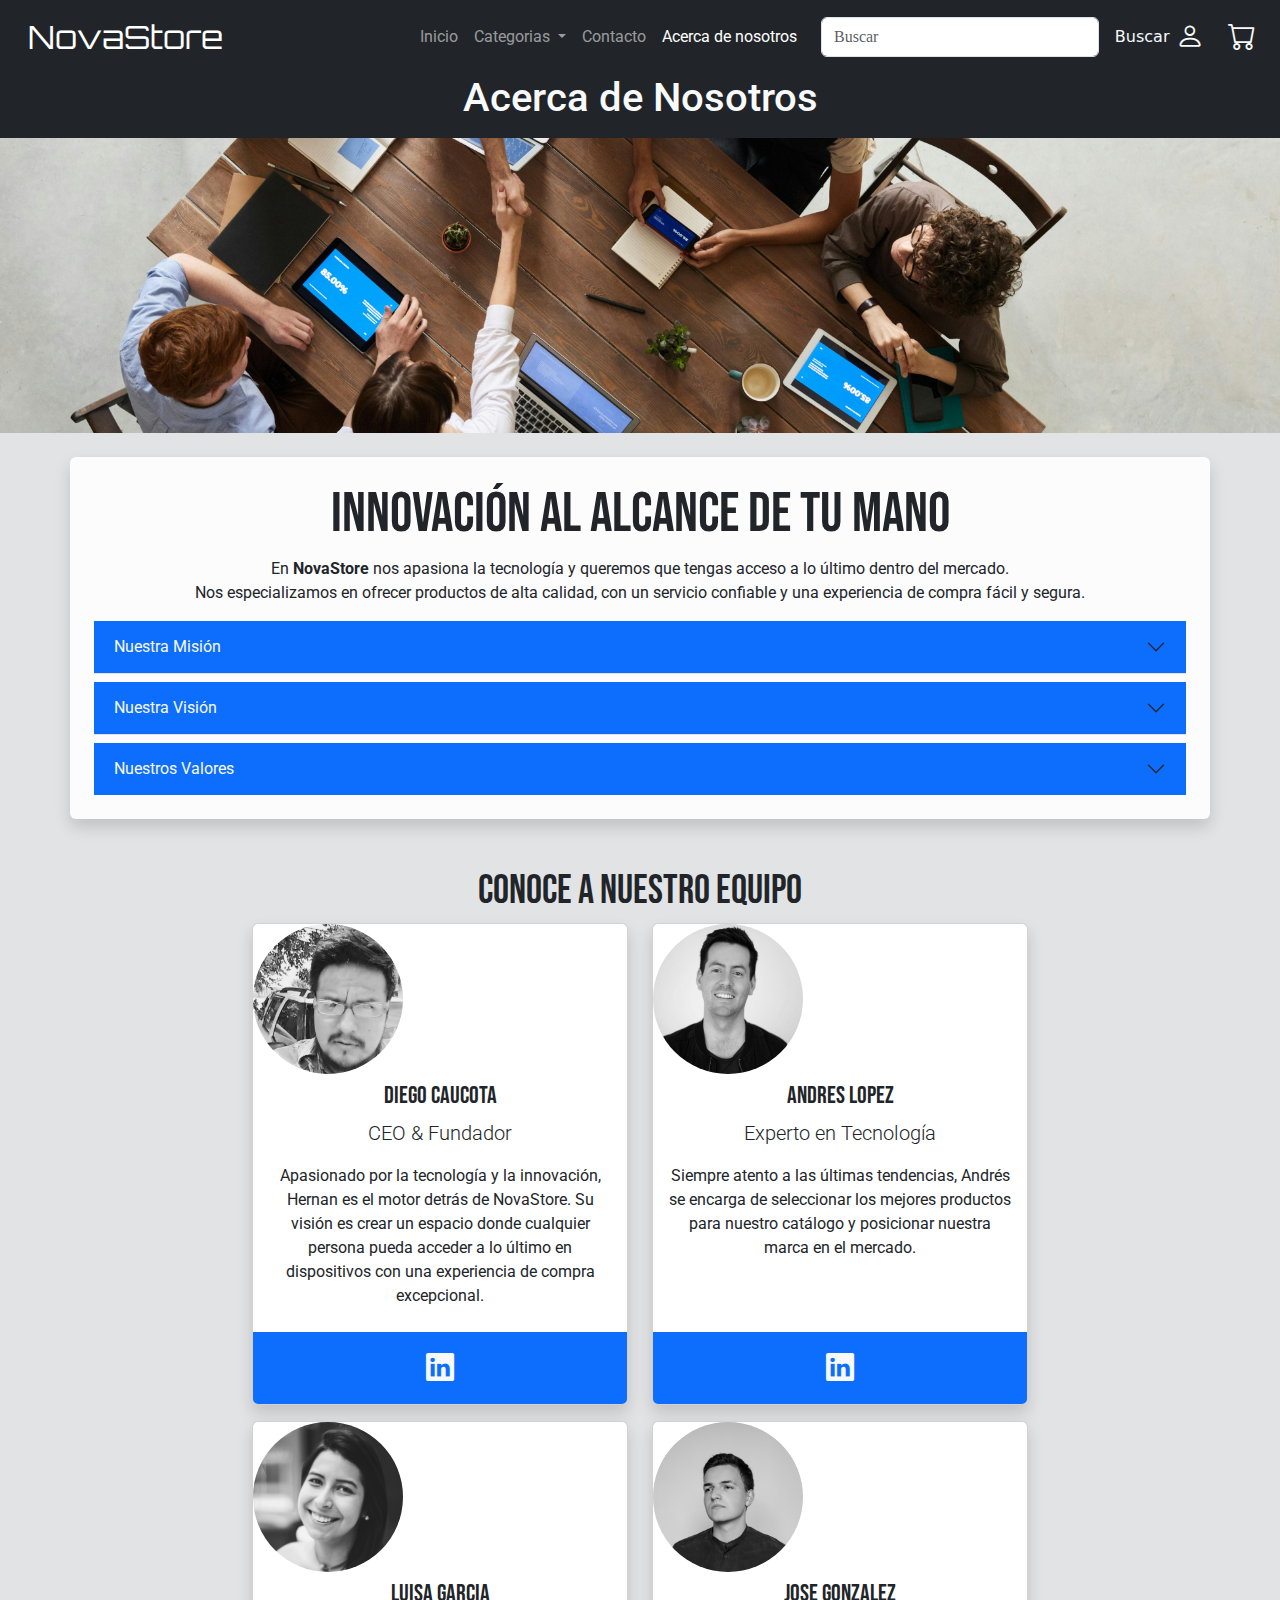
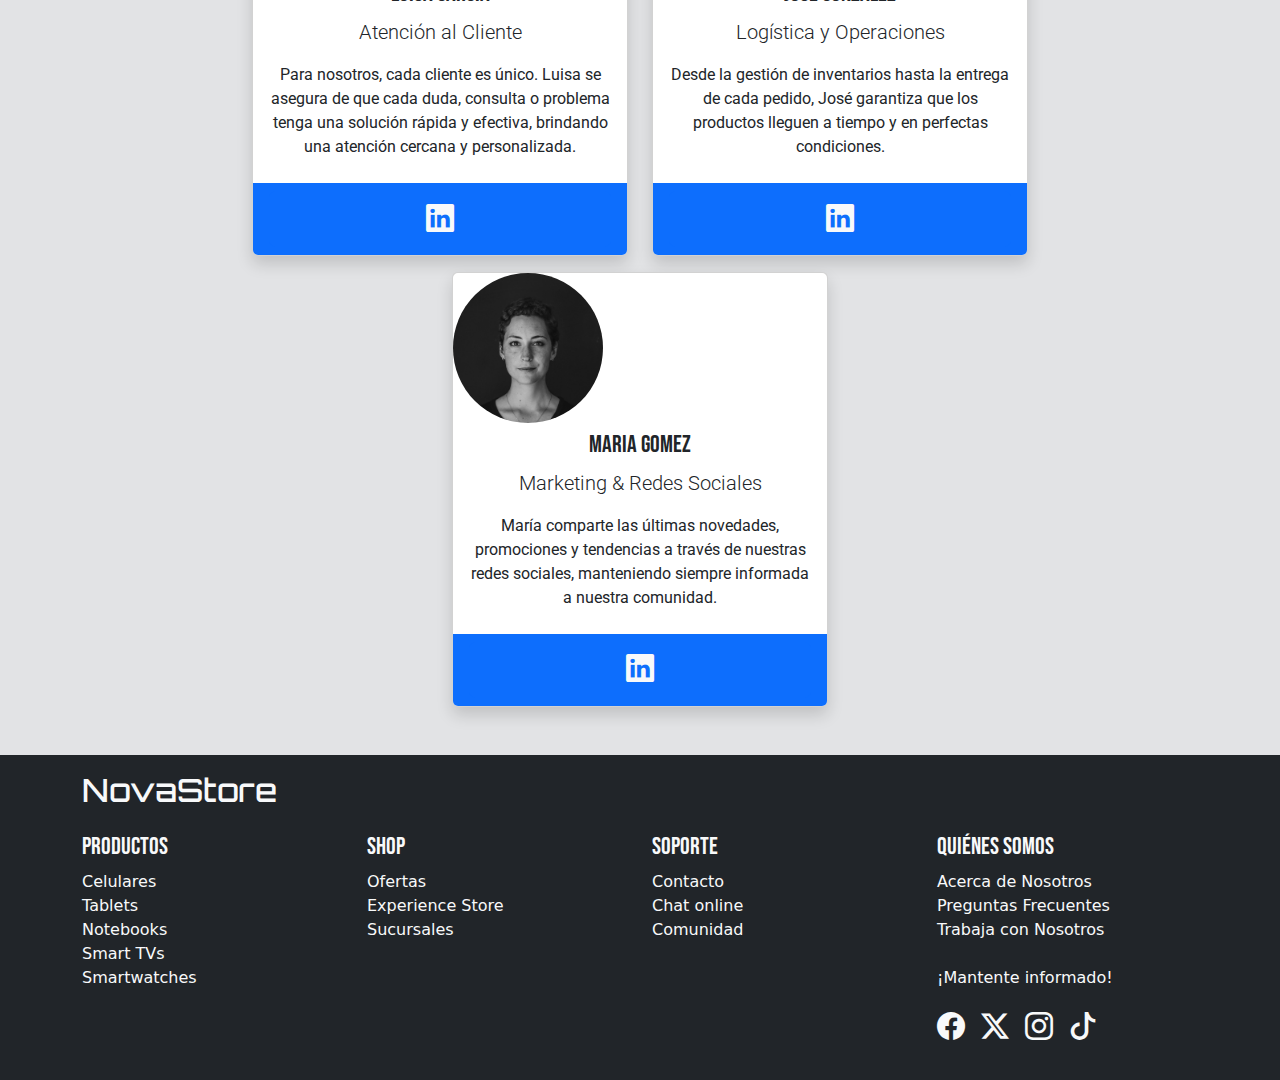
<file: pages/acercaDeNosotros.html>
<!DOCTYPE html>
<html lang="es">

<head>
  <meta charset="UTF-8" />
  <meta name="viewport" content="width=device-width, initial-scale=1.0" />
  <meta name="description" content="Proyecto fin de modulo 1" />
  <meta name="author" content="Caucota Diego" />
  <meta name="keywords" content="Smartphone, tablets, notebooks, tecnología, tienda online, venta de tecnología" />
  <link href="https://cdn.jsdelivr.net/npm/bootstrap@5.3.3/dist/css/bootstrap.min.css" rel="stylesheet"
    integrity="sha384-QWTKZyjpPEjISv5WaRU9OFeRpok6YctnYmDr5pNlyT2bRjXh0JMhjY6hW+ALEwIH" crossorigin="anonymous" />
  <link rel="stylesheet" href="https://cdn.jsdelivr.net/npm/bootstrap-icons@1.11.3/font/bootstrap-icons.min.css" />
  <link rel="stylesheet" href="../css/styles.css" />
  <title>Acerca de Nosotros</title>
</head>

<body>
  <header>
    <nav class="navbar navbar-expand-lg navbar-dark bg-dark">
      <div class="container-fluid">
        <a class="navbar-brand fs-2 ms-3 orbitron" href="../index.html">NovaStore</a>
        <button class="navbar-toggler" type="button" data-bs-toggle="collapse" data-bs-target="#navbarSupportedContent"
          aria-controls="navbarSupportedContent" aria-expanded="false" aria-label="Toggle navigation">
          <span class="navbar-toggler-icon"></span>
        </button>
        <div class="collapse navbar-collapse" id="navbarSupportedContent">
          <ul class="navbar-nav ms-auto mb-2 mb-lg-0 roboto">
            <li class="nav-item">
              <a class="nav-link" aria-current="page" href="../index.html">Inicio</a>
            </li>

            <li class="nav-item dropdown">
              <a class="nav-link dropdown-toggle navbarPersonalizado" href="#" id="navbarDropdown" role="button"
                data-bs-toggle="dropdown" aria-expanded="false">
                Categorias
              </a>
              <ul class="dropdown-menu bg-dark" aria-labelledby="navbarDropdown">
                <li>
                  <a class="dropdown-item text-light navbarPersonalizado" href="./error404.html">Tablets</a>
                </li>
                <li>
                  <a class="dropdown-item text-light navbarPersonalizado"
                    href="./pagCategoriaNotebooks.html">Notebooks</a>
                </li>
                <li>
                  <a class="dropdown-item text-light navbarPersonalizado"
                    href="./categoriaCelulares.html">Smartphones</a>
                </li>
                <li>
                  <a class="dropdown-item text-light navbarPersonalizado" href="./error404.html">Smart TVs</a>
                </li>
                <li>
                  <a class="dropdown-item text-light navbarPersonalizado" href="./error404.html">Smartwatches
                  </a>
                </li>
              </ul>
            </li>

            <li class="nav-item">
              <a class="nav-link" href="./contacto.html">Contacto</a>
            </li>

            <li class="nav-item">
              <a class="nav-link pe-4 active" href="./acercaDeNosotros.html">Acerca de nosotros</a>
            </li>
          </ul>
          <form class="d-flex col-12 col-md-4">
            <input class="form-control me-2" maxlength="15" type="search" placeholder="Buscar" aria-label="Search" />
            <button class="btn btn-outline-light col-6 col-md-2 border-0 p-2" type="submit">
              Buscar
            </button>
          </form>
          <!-- Button trigger modal -->
          <button type="button" class="btn btn-outline-light border-0 fs-3" data-bs-toggle="modal"
            data-bs-target="#BotonIngresar">
            <i class="bi bi-person"></i>
          </button>
          <a href="./carritoCompras.html"><i class="btn btn-outline-light bi bi-cart border-0 fs-3"></i>
          </a>
        </div>
      </div>
    </nav>
  </header>
  <main class="bg-secondary-subtle">
    <section class="bg-dark text-light pb-2">
      <h1 class="text-center marca">Acerca de Nosotros</h1>
    </section>
    <section>
      <img src="../img/bannerAcercaNosotros.png" alt="Equipo de trabajo" class="img-fluid" />
      <article class="container mb-3 bg-light-subtle p-4 shadow rounded mt-md-4">
        <h5 class="display-4 text-center bebasneue">
          Innovación al alcance de tu mano
        </h5>
        <p class="text-center roboto">
          En <b>NovaStore</b> nos apasiona la tecnología y queremos que tengas
          acceso a lo último dentro del mercado.<br />Nos especializamos en
          ofrecer productos de alta calidad, con un servicio confiable y una
          experiencia de compra fácil y segura.
        </p>

        <div>
          <article class="accordion accordion-flush" id="accordionFlush">
            <div class="accordion-item mb-2">
              <h2 class="accordion-header">
                <button class="accordion-button collapsed bg-primary text-light" type="button" data-bs-toggle="collapse"
                  data-bs-target="#flush-collapseOne" aria-expanded="false" aria-controls="flush-collapseOne">
                  Nuestra Misión
                </button>
              </h2>
              <div id="flush-collapseOne" class="accordion-collapse collapse" data-bs-parent="#accordionFlush">
                <div class="accordion-body roboto row justify-content-center">
                  <figure class="text-center">
                    <blockquote class="blockquote">
                      <p class="lead">
                        Queremos que cada persona encuentre en la tecnología
                        un aliado para crecer y conectar con el mundo.
                      </p>
                    </blockquote>
                    <figcaption class="blockquote-footer">
                      Diego Caucota
                      <cite title="Source Title">CEO & Fundador de NovaStore</cite>
                    </figcaption>
                  </figure>
                  <p>
                    Nos motiva acercar tecnología que faciliten la
                    comunicación, el trabajo, el aprendizaje y el
                    entretenimiento, siempre con un enfoque en la calidad y la
                    confianza del usuario.
                  </p>
                  <img src="../img/misionImg.jpg" alt="Smart TV en la montaña" class="img-fluid" />
                </div>
              </div>
            </div>
            <div class="accordion-item mb-2">
              <h2 class="accordion-header">
                <button class="accordion-button collapsed bg-primary text-light" type="button" data-bs-toggle="collapse"
                  data-bs-target="#flush-collapseTwo" aria-expanded="false" aria-controls="flush-collapseTwo">
                  Nuestra Visión
                </button>
              </h2>
              <div id="flush-collapseTwo" class="accordion-collapse collapse" data-bs-parent="#accordionFlush">
                <div class="accordion-body roboto row justify-content-center">
                  <figure class="text-center">
                    <blockquote class="blockquote">
                      <p class="lead">
                        Queremos ser la tienda de referencia para quienes
                        buscan tecnología de calidad.
                      </p>
                    </blockquote>
                    <figcaption class="blockquote-footer">
                      Diego Caucota
                      <cite title="Source Title">CEO & Fundador de NovaStore</cite>
                    </figcaption>
                  </figure>
                  <p>
                    Aspiramos a brindar siempre lo último en innovación, un
                    servicio que haga la diferencia, crear una experiencia de
                    compra confiable, cercana y orientada a las necesidades de
                    cada persona y conectar a nuestros clientes con el futuro
                    de la tecnología.
                  </p>
                  <img src="../img/visionImg.jpg" alt="Smartphone en la montaña" class="img-fluid" />
                </div>
              </div>
            </div>
            <div class="accordion-item">
              <h2 class="accordion-header">
                <button class="accordion-button collapsed bg-primary text-light" type="button" data-bs-toggle="collapse"
                  data-bs-target="#flush-collapseThree" aria-expanded="false" aria-controls="flush-collapseThree">
                  Nuestros Valores
                </button>
              </h2>
              <div id="flush-collapseThree" class="accordion-collapse collapse" data-bs-parent="#accordionFlush">
                <div class="accordion-body row justify-content-center">
                  <ul>
                    <li>
                      <b class="lead">Innovación</b>: Nos mantenemos siempre a
                      la vanguardia, buscando las últimas tendencias para
                      ofrecerte lo mejor en tecnología.
                    </li>
                    <li>
                      <b class="lead">Compromiso</b>: Nos esforzamos por
                      brindar un servicio transparente, confiable y enfocado
                      en la satisfacción de nuestros clientes.
                    </li>
                    <li>
                      <b class="lead">Confianza</b>: Creemos en la honestidad
                      y la cercanía, asegurándonos de que cada compra sea
                      segura y sin complicaciones.
                    </li>
                    <li>
                      <b class="lead">Calidad</b>: Solo trabajamos con
                      productos de alto rendimiento y marcas reconocidas,
                      garantizando tecnología duradera y eficiente.
                    </li>
                    <li>
                      <b class="lead">Pasión por la tecnología</b>: Amamos lo
                      que hacemos y queremos compartir nuestra pasión con cada
                      persona que confía en nosotros.
                    </li>
                  </ul>
                  <p class="lead text-center">
                    Estos valores son la base de todo lo que hacemos, porque
                    en <b>NovaStore</b> no solo vendemos productos, creamos
                    experiencias.
                  </p>
                  <img src="../img/valuesImg.jpg" alt="Escritorio con smartphone, tablet y notebook"
                    class="img-fluid" />
                </div>
              </div>
            </div>
          </article>
        </div>
      </article>
    </section>
    <!-- Section Team -->
    <section class="container my-5">
      <h2 class="bebasneue display-6 text-center">Conoce a nuestro equipo</h2>
      <div class="row justify-content-center row-gap-3">
        <article class="col-12 col-md-6 col-lg-3 equipoCard">
          <div class="card shadow h-100">
            <img src="../img/perfiles/yo.png" class="object-fit-cover equipoFoto col-6 rounded-circle"
              alt="Diego Caucota, CEO & Fundador" />
            <div class="card-main bg-white text-dark h-100 my-2">
              <h5 class="card-title bebasneue text-center fs-4">
                Diego Caucota
              </h5>
              <p class="text-center lead card-text">CEO & Fundador</p>
              <p class="roboto mx-3 text-center">
                Apasionado por la tecnología y la innovación, Hernan es el
                motor detrás de NovaStore. Su visión es crear un espacio donde
                cualquier persona pueda acceder a lo último en dispositivos
                con una experiencia de compra excepcional.
              </p>
            </div>
            <div class="card-footer text-center bg-primary">
              <a href="../pages/error404.html"
                class="text-decoration-none btn btn-primary text-light w-100"><i class="bi bi-linkedin fs-3"></i></a>
            </div>
          </div>
        </article>
        <article class="col-12 col-md-6 col-lg-4 equipoCard">
          <div class="card shadow h-100">
            <img src="../img/perfiles/andreslopez.jpg" class="object-fit-cover equipoFoto col-6 rounded-circle"
               alt="Andres Lopez, Experto en Tecnología" />
            <div class="card-main bg-white text-dark h-100 my-2">
              <h5 class="card-title bebasneue text-center fs-4">
                Andres Lopez
              </h5>
              <p class="text-center lead card-text">Experto en Tecnología</p>
              <p class="roboto mx-3 text-center">
                Siempre atento a las últimas tendencias, Andrés se encarga
                de seleccionar los mejores productos para nuestro catálogo y
                posicionar nuestra marca en el mercado.
              </p>
            </div>
            <div class="card-footer text-center bg-primary">
              <a href="../pages/error404.html" class="text-decoration-none btn btn-primary text-light w-100"><i
                  class="bi bi-linkedin fs-3"></i></a>
            </div>
          </div>
        </article>
        <article class="col-12 col-md-6 col-lg-3 equipoCard">
          <div class="card shadow h-100">
            <img src="../img/perfiles/luisagarcia.jpg" class="object-fit-cover equipoFoto col-6 rounded-circle"
              alt="Luisa Garcia, Atención al Cliente" />
            <div class="card-main bg-white text-dark h-100 my-2">
              <h5 class="card-title bebasneue text-center fs-4">
                Luisa Garcia
              </h5>
              <p class="text-center lead card-text">Atención al Cliente</p>
              <p class="roboto mx-3 text-center">
                Para nosotros, cada cliente es único. Luisa se asegura de
                que cada duda, consulta o problema tenga una solución rápida y
                efectiva, brindando una atención cercana y personalizada.
              </p>
            </div>
            <div class="card-footer text-center bg-primary">
              <a href="../pages/error404.html"
                class="text-decoration-none btn btn-primary text-light w-100"><i class="bi bi-linkedin fs-3"></i></a>
            </div>
          </div>
        </article>
        <article class="col-12 col-md-6 col-lg-3 equipoCard">
          <div class="card shadow h-100">
            <img src="../img/perfiles/josegonzalez.jpg" class="object-fit-cover equipoFoto col-6 rounded-circle"
              alt="Jose Gonzalez, Logística y Operaciones" />
            <div class="card-main bg-white text-dark h-100 my-2">
              <h5 class="card-title bebasneue text-center fs-4">
                Jose Gonzalez
              </h5>
              <p class="text-center lead card-text">
                Logística y Operaciones
              </p>
              <p class="roboto mx-3 text-center">
                Desde la gestión de inventarios hasta la entrega de cada
                pedido, José garantiza que los productos lleguen a tiempo
                y en perfectas condiciones.
              </p>
            </div>
            <div class="card-footer text-center bg-primary">
              <a href="../pages/error404.html" class="text-decoration-none btn btn-primary text-light w-100"><i
                  class="bi bi-linkedin fs-3"></i></a>
            </div>
          </div>
        </article>
        <article class="col-12 col-md-6 col-lg-3 equipoCard">
          <div class="card shadow h-100">
            <img src="../img/perfiles/mariagomez.jpg" class="object-fit-cover equipoFoto col-6 rounded-circle"
              alt="Maria Gomez, Marketing & Redes Sociales" />
            <div class="card-main bg-white text-dark h-100 my-2">
              <h5 class="card-title bebasneue text-center fs-4">
                Maria Gomez
              </h5>
              <p class="text-center lead card-text">
                Marketing & Redes Sociales
              </p>
              <p class="roboto mx-3 text-center">
                María comparte las últimas novedades, promociones y
                tendencias a través de nuestras redes sociales, manteniendo
                siempre informada a nuestra comunidad.
              </p>
            </div>
            <div class="card-footer text-center bg-primary">
              <a href="../pages/error404.html"
                class="text-decoration-none btn btn-primary text-light w-100"><i class="bi bi-linkedin fs-3"></i></a>
            </div>
          </div>
        </article>
      </div>
    </section>
  </main>
  <!-- Modal -->
  <div class="modal fade" id="BotonIngresar" tabindex="-1" aria-labelledby="BotonIngresar" aria-hidden="true">
    <div class="modal-dialog">
      <div class="modal-content">
        <div class="modal-header">
          <h3 class="modal-title" id="#BotonIngresar">Ingresa tu cuenta</h3>
          <button type="button" class="btn-close" data-bs-dismiss="modal" aria-label="Close"></button>
        </div>
        <div class="modal-body row">
          <!-- modal body -->
          <div class="col-6">
            <img src="../img/loginImgModal.jpg" alt="NovaStore" class="img-fluid rounded" />
          </div>
          <form class="col-6">
            <div class="mb-3">
              <label for="email" class="form-label">Email</label>
              <input type="email" class="form-control" id="email" required maxlength="30" />
            </div>
            <div class="mb-3">
              <label for="password" class="form-label">Contraseña</label>
              <input type="password" class="form-control" id="password" required maxlength="30" />
            </div>
            <div class="row justify-content-center">
              <a class="link-dark link-underline-opacity-0 text-center col-12" href="./error404.html"
                target="_blank">¿Has olvidado tu contraseña?</a>
              <a href="./error404.html" class="btn btn-primary text-light mt-3">
                <i class="bi bi-facebook me-1"></i>Iniciar sesión con Facebook
              </a>
            </div>
            <div class="modal-footer mt-4 row">
              <button type="submit" class="btn btn-primary col-12">
                Ingresar
              </button>
              <a class="link-light link-underline-opacity-0 btn btn-success" href="./crearCuenta.html"
                target="_blank">Crear cuenta</a>
            </div>
          </form>
        </div>
      </div>
    </div>
  </div>
  <footer class="bg-dark py-3">
    <div class="container">
      <a href="../index.html" class="text-decoration-none">
        <h2 class="text-center text-lg-start text-light mb-4 orbitron">
          NovaStore
        </h2>
      </a>
      <div class="row text-center text-lg-start">
        <div class="col-12 col-lg-3 col-md-6">
          <h4 class="text-light bebasneue mb-2">Productos</h4>
          <ul class="list-unstyled">
            <li>
              <a href="./categoriaCelulares.html" class="link-light link-underline-opacity-0">Celulares</a>
            </li>
            <li>
              <a href="./error404.html" class="link-light link-underline-opacity-0">Tablets</a>
            </li>
            <li>
              <a href="./pagCategoriaNotebooks.html" class="link-light link-underline-opacity-0">Notebooks</a>
            </li>
            <li>
              <a href="./error404.html" class="link-light link-underline-opacity-0">Smart TVs</a>
            </li>
            <li>
              <a href="./error404.html" class="link-light link-underline-opacity-0">Smartwatches</a>
            </li>
          </ul>
        </div>
        <div class="col-12 col-lg-3 col-md-6">
          <h4 class="text-light bebasneue">Shop</h4>
          <ul class="list-unstyled">
            <li>
              <a href="./error404.html" class="link-light link-underline-opacity-0">Ofertas</a>
            </li>
            <li>
              <a href="./error404.html" class="link-light link-underline-opacity-0">Experience Store</a>
            </li>
            <li>
              <a href="./error404.html" class="link-light link-underline-opacity-0">Sucursales</a>
            </li>
          </ul>
        </div>
        <div class="col-12 col-lg-3 col-md-6">
          <h4 class="text-light bebasneue">Soporte</h4>
          <ul class="list-unstyled">
            <li>
              <a href="./contacto.html" class="link-light link-underline-opacity-0">Contacto</a>
            </li>
            <li>
              <a href="./error404.html" class="link-light link-underline-opacity-0">Chat online</a>
            </li>
            <li>
              <a href="./error404.html" class="link-light link-underline-opacity-0">Comunidad</a>
            </li>
          </ul>
        </div>
        <div class="col-12 col-lg-3 col-md-6">
          <h4 class="text-light bebasneue">Quiénes Somos</h4>
          <ul class="list-unstyled">
            <li>
              <a href="./acercaDeNosotros.html" class="link-light link-underline-opacity-0">Acerca de Nosotros</a>
            </li>
            <li>
              <a href="./error404.html" class="link-light link-underline-opacity-0">Preguntas Frecuentes</a>
            </li>
            <li>
              <a href="./error404.html" class="link-light link-underline-opacity-0">Trabaja con Nosotros</a>
            </li>
            <br />
            <li>
              <p class="text-light">¡Mantente informado!</p>
            </li>
            <div class="d-flex justify-content-center justify-content-lg-start gap-3">
              <li>
                <a href="./error404.html" class="link-light link-underline-opacity-0"><i
                    class="text-light bi bi-facebook fs-3"></i></a>
              </li>
              <li>
                <a href="./error404.html" class="link-light link-underline-opacity-0"><i
                    class="text-light bi bi-twitter-x fs-3"></i></a>
              </li>
              <li>
                <a href="./error404.html" class="link-light link-underline-opacity-0"><i
                    class="text-light bi bi-instagram fs-3"></i></a>
              </li>
              <li>
                <a href="./error404.html" class="link-light link-underline-opacity-0"><i
                    class="text-light bi bi-tiktok fs-3"></i></a>
              </li>
            </div>
          </ul>
        </div>
      </div>
    </div>
  </footer>
  <script src="https://cdn.jsdelivr.net/npm/bootstrap@5.3.3/dist/js/bootstrap.bundle.min.js"
    integrity="sha384-YvpcrYf0tY3lHB60NNkmXc5s9fDVZLESaAA55NDzOxhy9GkcIdslK1eN7N6jIeHz"
    crossorigin="anonymous"></script>
</body>

</html>
</file>
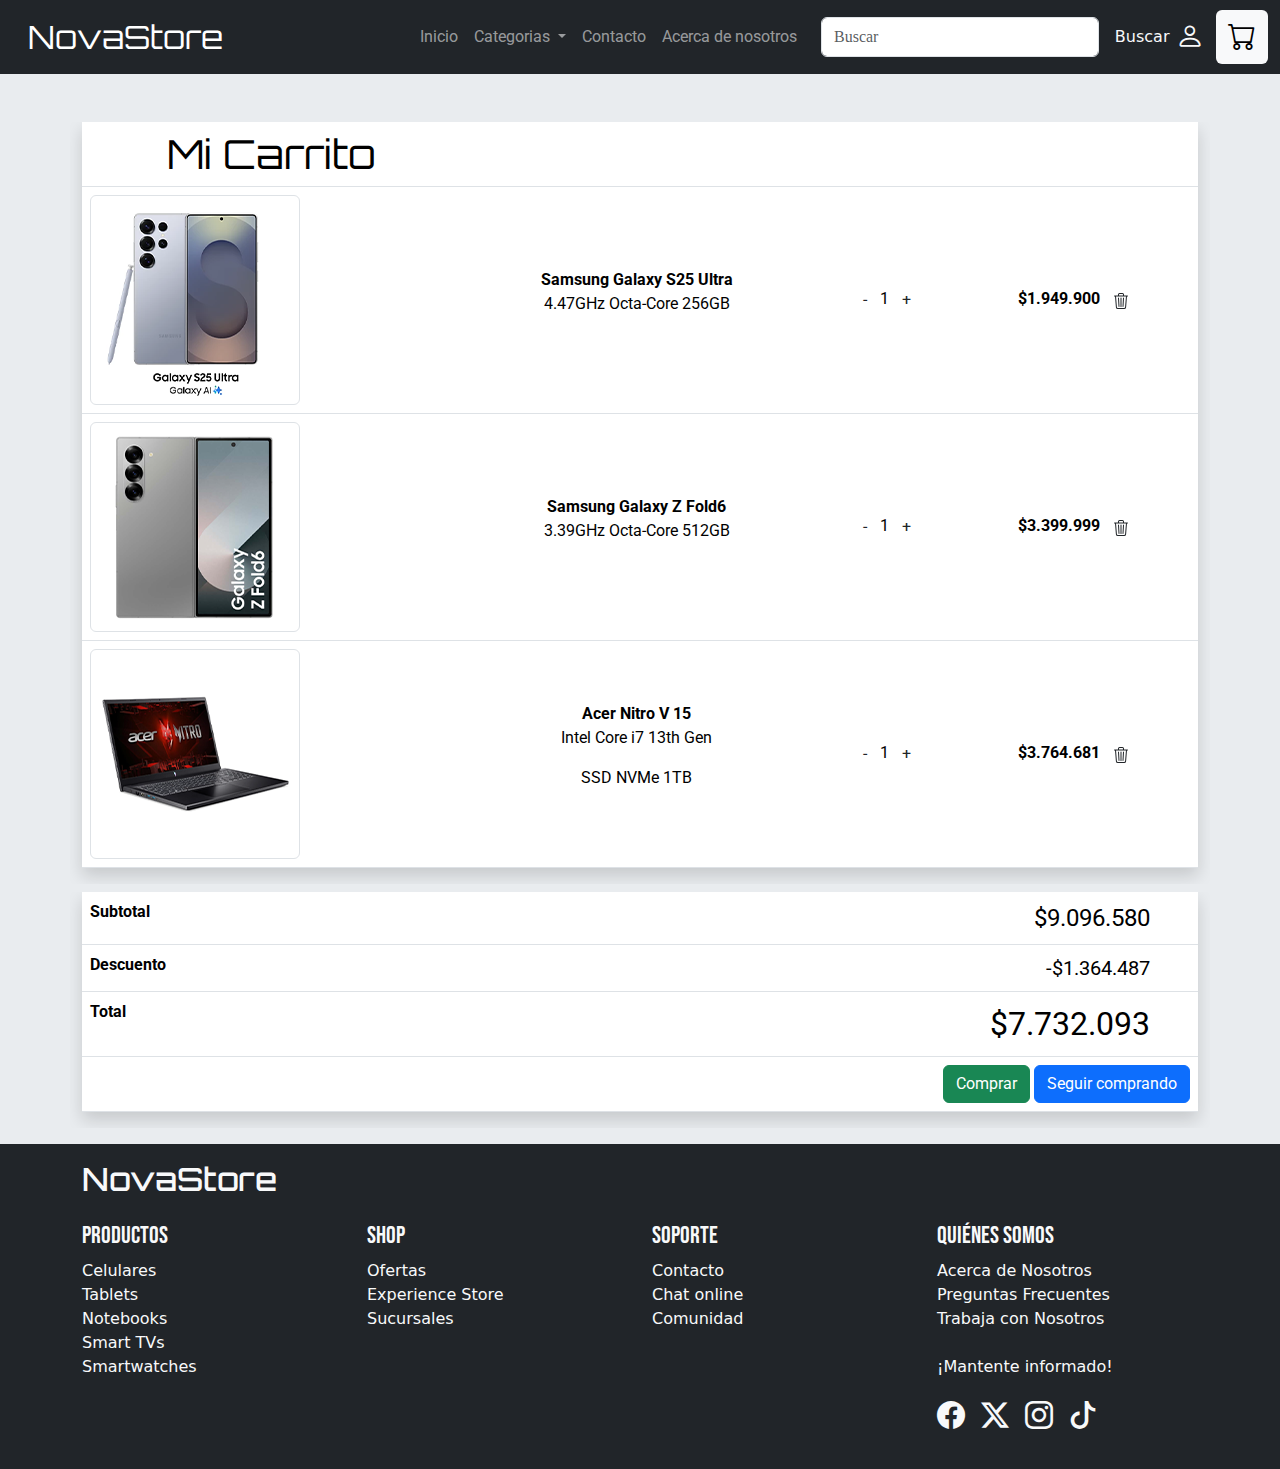
<file: pages/carritoCompras.html>
<!DOCTYPE html>
<html lang="es">
  <head>
    <meta charset="UTF-8" />
    <meta name="viewport" content="width=device-width, initial-scale=1.0" />
    <meta name="description" content="Proyecto fin de modulo 1" />
    <meta
      name="author"
      content="Caucota Diego"
    />
    <meta
      name="keywords"
      content="Smartphone, tablets, notebooks, tecnología, tienda online, venta de tecnología"
    />
    <link
      href="https://cdn.jsdelivr.net/npm/bootstrap@5.3.3/dist/css/bootstrap.min.css"
      rel="stylesheet"
      integrity="sha384-QWTKZyjpPEjISv5WaRU9OFeRpok6YctnYmDr5pNlyT2bRjXh0JMhjY6hW+ALEwIH"
      crossorigin="anonymous"
    />
    <link
      rel="stylesheet"
      href="https://cdn.jsdelivr.net/npm/bootstrap-icons@1.11.3/font/bootstrap-icons.min.css"
    />
    <link rel="stylesheet" href="../css/styles.css" />
    <title>NovaStore</title>
  </head>
  <body>
       <header>
      <nav class="navbar navbar-expand-lg navbar-dark bg-dark">
        <div class="container-fluid">
          <a class="navbar-brand fs-2 ms-3 orbitron" href="../index.html"
            >NovaStore</a
          >
          <button
            class="navbar-toggler"
            type="button"
            data-bs-toggle="collapse"
            data-bs-target="#navbarSupportedContent"
            aria-controls="navbarSupportedContent"
            aria-expanded="false"
            aria-label="Toggle navigation"
          >
            <span class="navbar-toggler-icon"></span>
          </button>
          <div class="collapse navbar-collapse" id="navbarSupportedContent">
            <ul class="navbar-nav ms-auto mb-2 mb-lg-0 roboto">
              <li class="nav-item">
                <a class="nav-link" aria-current="page" href="../index.html"
                  >Inicio</a
                >
              </li>

              <li class="nav-item dropdown">
                <a
                  class="nav-link dropdown-toggle navbarPersonalizado"
                  href="#"
                  id="navbarDropdown"
                  role="button"
                  data-bs-toggle="dropdown"
                  aria-expanded="false"
                >
                  Categorias
                </a>
                <ul
                  class="dropdown-menu bg-dark"
                  aria-labelledby="navbarDropdown"
                >
                  <li>
                    <a
                      class="dropdown-item text-light navbarPersonalizado"
                      href="./error404.html"
                      >Tablets</a
                    >
                  </li>
                  <li>
                    <a
                      class="dropdown-item text-light navbarPersonalizado"
                      href="./pagCategoriaNotebooks.html"
                      >Notebooks</a
                    >
                  </li>
                  <li>
                    <a
                      class="dropdown-item text-light navbarPersonalizado"
                      href="./categoriaCelulares.html"
                      >Smartphones</a
                    >
                  </li>
                  <li>
                    <a
                      class="dropdown-item text-light navbarPersonalizado"
                      href="./error404.html"
                      >Smart TVs</a
                    >
                  </li>
                  <li>
                    <a
                      class="dropdown-item text-light navbarPersonalizado"
                      href="./error404.html"
                      >Smartwatches
                    </a>
                  </li>
                </ul>
              </li>

              <li class="nav-item">
                <a class="nav-link" href="./contacto.html">Contacto</a>
              </li>

              <li class="nav-item">
                <a class="nav-link pe-4" href="./acercaDeNosotros.html"
                  >Acerca de nosotros</a
                >
              </li>
            </ul>
            <form class="d-flex col-12 col-md-4">
              <input
                class="form-control me-2"
                maxlength="15"
                type="search"
                placeholder="Buscar"
                aria-label="Search"
              />
              <button
                class="btn btn-outline-light col-6 col-md-2 border-0 p-2"
                type="submit"
              >
                Buscar
              </button>
            </form>
            <!-- Button trigger modal -->
            <button
              type="button"
              class="btn btn-outline-light border-0 fs-3"
              data-bs-toggle="modal"
              data-bs-target="#BotonIngresar"
            >
              <i class="bi bi-person"></i>
            </button>
            <a href="./carritoCompras.html"
              ><i
                class="btn btn-outline-light bi bi-cart border-0 fs-3 active"
              ></i>
            </a>
          </div>
        </div>
      </nav>
    </header>
        <main class="bg-body-secondary">
      <section class="container table-responsive mt-5">
        <table class="shadow table">
          <thead>
            <tr>
              <th class="orbitron text-center display-6" scope="col">
                Mi Carrito
              </th>
              <th class="text-center" scope="col-2"></th>
              <th class="text-center" scope="col-2"></th>
              <th class="text-center" scope="col-2"></th>
            </tr>
          </thead>
          <tbody>
            <tr>
              <th scope="row">
                <img
                  class="img-thumbnail"
                  src="../img/carritoCompra/galaxy s 25 ultra.png"
                  alt="samsung galaxy s25"
                />
              </th>
              <td class="text-center align-middle">
                <strong> Samsung Galaxy S25 Ultra</strong>
                <p>4.47GHz Octa-Core 256GB</p>
              </td>
              <td class="text-center align-middle">
                <button type="button" class="btn" data-bs-toggle="button">
                  -</button
                >1<button type="button" class="btn" data-bs-toggle="button">
                  +
                </button>
              </td>
              <td class="text-center align-middle">
                <strong>$1.949.900</strong
                ><button type="button" class="btn" data-bs-toggle="button">
                  <svg
                    xmlns="http://www.w3.org/2000/svg"
                    width="16"
                    height="16"
                    fill="currentColor"
                    class="bi bi-trash3"
                    viewBox="0 0 16 16"
                  >
                    <path
                      d="M6.5 1h3a.5.5 0 0 1 .5.5v1H6v-1a.5.5 0 0 1 .5-.5M11 2.5v-1A1.5 1.5 0 0 0 9.5 0h-3A1.5 1.5 0 0 0 5 1.5v1H1.5a.5.5 0 0 0 0 1h.538l.853 10.66A2 2 0 0 0 4.885 16h6.23a2 2 0 0 0 1.994-1.84l.853-10.66h.538a.5.5 0 0 0 0-1zm1.958 1-.846 10.58a1 1 0 0 1-.997.92h-6.23a1 1 0 0 1-.997-.92L3.042 3.5zm-7.487 1a.5.5 0 0 1 .528.47l.5 8.5a.5.5 0 0 1-.998.06L5 5.03a.5.5 0 0 1 .47-.53Zm5.058 0a.5.5 0 0 1 .47.53l-.5 8.5a.5.5 0 1 1-.998-.06l.5-8.5a.5.5 0 0 1 .528-.47M8 4.5a.5.5 0 0 1 .5.5v8.5a.5.5 0 0 1-1 0V5a.5.5 0 0 1 .5-.5"
                    />
                  </svg>
                </button>
              </td>
            </tr>
            <tr>
              <th scope="row">
                <img
                  class="img-thumbnail"
                  src="../img/carritoCompra/galaxy z fold6.png"
                  alt="samsung galaxy z fold"
                />
              </th>
              <td class="text-center align-middle">
                <strong>Samsung Galaxy Z Fold6</strong>
                <p>3.39GHz Octa-Core 512GB</p>
              </td>
              <td class="text-center align-middle">
                <button type="button" class="btn" data-bs-toggle="button">
                  -</button
                >1<button type="button" class="btn" data-bs-toggle="button">
                  +
                </button>
              </td>
              <td class="text-center align-middle">
                <strong>$3.399.999</strong
                ><button type="button" class="btn" data-bs-toggle="button">
                  <svg
                    xmlns="http://www.w3.org/2000/svg"
                    width="16"
                    height="16"
                    fill="currentColor"
                    class="bi bi-trash3"
                    viewBox="0 0 16 16"
                  >
                    <path
                      d="M6.5 1h3a.5.5 0 0 1 .5.5v1H6v-1a.5.5 0 0 1 .5-.5M11 2.5v-1A1.5 1.5 0 0 0 9.5 0h-3A1.5 1.5 0 0 0 5 1.5v1H1.5a.5.5 0 0 0 0 1h.538l.853 10.66A2 2 0 0 0 4.885 16h6.23a2 2 0 0 0 1.994-1.84l.853-10.66h.538a.5.5 0 0 0 0-1zm1.958 1-.846 10.58a1 1 0 0 1-.997.92h-6.23a1 1 0 0 1-.997-.92L3.042 3.5zm-7.487 1a.5.5 0 0 1 .528.47l.5 8.5a.5.5 0 0 1-.998.06L5 5.03a.5.5 0 0 1 .47-.53Zm5.058 0a.5.5 0 0 1 .47.53l-.5 8.5a.5.5 0 1 1-.998-.06l.5-8.5a.5.5 0 0 1 .528-.47M8 4.5a.5.5 0 0 1 .5.5v8.5a.5.5 0 0 1-1 0V5a.5.5 0 0 1 .5-.5"
                    />
                  </svg>
                </button>
              </td>
            </tr>
            <tr>
              <th scope="row">
                <img
                  class="img-thumbnail"
                  src="../img/carritoCompra/acer nitro.png"
                  alt="notebook acer notri v15"
                />
              </th>
              <td class="text-center align-middle">
                <strong> Acer Nitro V 15</strong>
                <p>Intel Core i7 13th Gen</p>
                <p>SSD NVMe 1TB</p>
              </td>
              <td class="text-center align-middle">
                <button type="button" class="btn" data-bs-toggle="button">
                  -</button
                >1<button type="button" class="btn" data-bs-toggle="button">
                  +
                </button>
              </td>
              <td class="text-center align-middle">
                <strong>$3.764.681</strong
                ><button type="button" class="btn" data-bs-toggle="button">
                  <svg
                    xmlns="http://www.w3.org/2000/svg"
                    width="16"
                    height="16"
                    fill="currentColor"
                    class="bi bi-trash3"
                    viewBox="0 0 16 16"
                  >
                    <path
                      d="M6.5 1h3a.5.5 0 0 1 .5.5v1H6v-1a.5.5 0 0 1 .5-.5M11 2.5v-1A1.5 1.5 0 0 0 9.5 0h-3A1.5 1.5 0 0 0 5 1.5v1H1.5a.5.5 0 0 0 0 1h.538l.853 10.66A2 2 0 0 0 4.885 16h6.23a2 2 0 0 0 1.994-1.84l.853-10.66h.538a.5.5 0 0 0 0-1zm1.958 1-.846 10.58a1 1 0 0 1-.997.92h-6.23a1 1 0 0 1-.997-.92L3.042 3.5zm-7.487 1a.5.5 0 0 1 .528.47l.5 8.5a.5.5 0 0 1-.998.06L5 5.03a.5.5 0 0 1 .47-.53Zm5.058 0a.5.5 0 0 1 .47.53l-.5 8.5a.5.5 0 1 1-.998-.06l.5-8.5a.5.5 0 0 1 .528-.47M8 4.5a.5.5 0 0 1 .5.5v8.5a.5.5 0 0 1-1 0V5a.5.5 0 0 1 .5-.5"
                    />
                  </svg>
                </button>
              </td>
            </tr>
          </tbody>
        </table>
      </section>
      <section class="container table-responsive mt-2 mb-3">
        <table class="shadow table">
          <tbody>
            <tr>
              <th scope="row">Subtotal</th>
              <td></td>
              <td></td>
              <td class="text-end pe-5 fs-4">$9.096.580</td>
            </tr>
            <tr>
              <th scope="row">Descuento</th>
              <td></td>
              <td></td>
              <td class="text-end pe-5 fs-5"> -$1.364.487</td>
            </tr>
            <tr>
              <th scope="row">Total</th>
              <td></td>
              <td></td>
              <td class="text-end pe-5 fs-2">$7.732.093</td>
            </tr>
            <tr>
              <th></th>
              <td></td>
              <td></td>
              <td class="text-end">
                <a
                  class="btn btn-success"
                  href="./error404.html"
                  role="button"
                  >Comprar</a
                >
                <a class="btn btn-primary" href="../index.html" role="button"
                  >Seguir comprando</a
                >
              </td>
            </tr>
          </tbody>
        </table>
      </section>
    </main>
    <!-- Modal -->
    <div
      class="modal fade"
      id="BotonIngresar"
      tabindex="-1"
      aria-labelledby="BotonIngresar"
      aria-hidden="true"
    >
      <div class="modal-dialog">
        <div class="modal-content">
          <div class="modal-header">
            <h3 class="modal-title" id="#BotonIngresar">Ingresa tu cuenta</h3>
            <button
              type="button"
              class="btn-close"
              data-bs-dismiss="modal"
              aria-label="Close"
            ></button>
          </div>
          <div class="modal-body row">
            <!-- modal body -->
            <div class="col-6">
              <img
                src="../img/loginImgModal.jpg"
                alt="NovaStore"
                class="img-fluid rounded"
              />
            </div>
            <form class="col-6">
              <div class="mb-3">
                <label for="email" class="form-label">Email</label>
                <input
                  type="email"
                  class="form-control"
                  id="email"
                  required
                  maxlength="30"
                />
              </div>
              <div class="mb-3">
                <label for="password" class="form-label">Contraseña</label>
                <input
                  type="password"
                  class="form-control"
                  id="password"
                  required
                  maxlength="30"
                />
              </div>
              <div class="row justify-content-center">
                <a
                  class="link-dark link-underline-opacity-0 text-center col-12"
                  href="./error404.html"
                  target="_blank"
                  >¿Has olvidado tu contraseña?</a
                >
                <a
                  href="./error404.html"
                  class="btn btn-primary text-light mt-3"
                >
                  <i class="bi bi-facebook me-1"></i>Iniciar sesión con Facebook
                </a>
              </div>
              <div class="modal-footer mt-4 row">
                <button type="submit" class="btn btn-primary col-12">
                  Ingresar
                </button>
                <a
                  class="link-light link-underline-opacity-0 btn btn-success"
                  href="./crearCuenta.html"
                  target="_blank"
                  >Crear cuenta</a
                >
              </div>
            </form>
          </div>
        </div>
      </div>
    </div>

       <footer class="bg-dark py-3">
      <div class="container">
        <a href="../index.html" class="text-decoration-none">
          <h2 class="text-center text-lg-start text-light mb-4 orbitron">
            NovaStore
          </h2></a
        >
        <div class="row text-center text-lg-start">
          <div class="col-12 col-lg-3 col-md-6">
            <h4 class="text-light bebasneue mb-2">Productos</h4>
            <ul class="list-unstyled">
              <li>
                <a
                  href="./categoriaCelulares.html"
                  class="link-light link-underline-opacity-0"
                  >Celulares</a
                >
              </li>
              <li>
                <a
                  href="./error404.html"
                  class="link-light link-underline-opacity-0"
                  >Tablets</a
                >
              </li>
              <li>
                <a
                  href="./pagCategoriaNotebooks.html"
                  class="link-light link-underline-opacity-0"
                  >Notebooks</a
                >
              </li>
              <li>
                <a
                  href="./error404.html"
                  class="link-light link-underline-opacity-0"
                  >Smart TVs</a
                >
              </li>
              <li>
                <a
                  href="./error404.html"
                  class="link-light link-underline-opacity-0"
                  >Smartwatches</a
                >
              </li>
            </ul>
          </div>
          <div class="col-12 col-lg-3 col-md-6">
            <h4 class="text-light bebasneue">Shop</h4>
            <ul class="list-unstyled">
              <li>
                <a
                  href="./error404.html"
                  class="link-light link-underline-opacity-0"
                  >Ofertas</a
                >
              </li>
              <li>
                <a
                  href="./error404.html"
                  class="link-light link-underline-opacity-0"
                  >Experience Store</a
                >
              </li>
              <li>
                <a
                  href="./error404.html"
                  class="link-light link-underline-opacity-0"
                  >Sucursales</a
                >
              </li>
            </ul>
          </div>
          <div class="col-12 col-lg-3 col-md-6">
            <h4 class="text-light bebasneue">Soporte</h4>
            <ul class="list-unstyled">
              <li>
                <a
                  href="./contacto.html"
                  class="link-light link-underline-opacity-0"
                  >Contacto</a
                >
              </li>
              <li>
                <a
                  href="./error404.html"
                  class="link-light link-underline-opacity-0"
                  >Chat online</a
                >
              </li>
              <li>
                <a
                  href="./error404.html"
                  class="link-light link-underline-opacity-0"
                  >Comunidad</a
                >
              </li>
            </ul>
          </div>
          <div class="col-12 col-lg-3 col-md-6">
            <h4 class="text-light bebasneue">Quiénes Somos</h4>
            <ul class="list-unstyled">
              <li>
                <a
                  href="./acercaDeNosotros.html"
                  class="link-light link-underline-opacity-0"
                  >Acerca de Nosotros</a
                >
              </li>
              <li>
                <a
                  href="./error404.html"
                  class="link-light link-underline-opacity-0"
                  >Preguntas Frecuentes</a
                >
              </li>
              <li>
                <a
                  href="./error404.html"
                  class="link-light link-underline-opacity-0"
                  >Trabaja con Nosotros</a
                >
              </li>
              <br />
              <li>
                <p class="text-light">¡Mantente informado!</p>
              </li>
              <div
                class="d-flex justify-content-center justify-content-lg-start gap-3"
              >
                <li>
                  <a
                    href="./error404.html"
                    class="link-light link-underline-opacity-0"
                    ><i class="text-light bi bi-facebook fs-3"></i
                  ></a>
                </li>
                <li>
                  <a
                    href="./error404.html"
                    class="link-light link-underline-opacity-0"
                    ><i class="text-light bi bi-twitter-x fs-3"></i
                  ></a>
                </li>
                <li>
                  <a
                    href="./error404.html"
                    class="link-light link-underline-opacity-0"
                    ><i class="text-light bi bi-instagram fs-3"></i
                  ></a>
                </li>
                <li>
                  <a
                    href="./error404.html"
                    class="link-light link-underline-opacity-0"
                    ><i class="text-light bi bi-tiktok fs-3"></i
                  ></a>
                </li>
              </div>
            </ul>
          </div>
        </div>
      </div>
    </footer>
    <script
      src="https://cdn.jsdelivr.net/npm/bootstrap@5.3.3/dist/js/bootstrap.bundle.min.js"
      integrity="sha384-YvpcrYf0tY3lHB60NNkmXc5s9fDVZLESaAA55NDzOxhy9GkcIdslK1eN7N6jIeHz"
      crossorigin="anonymous"
    ></script>
    
  </body>
</html>
</file>
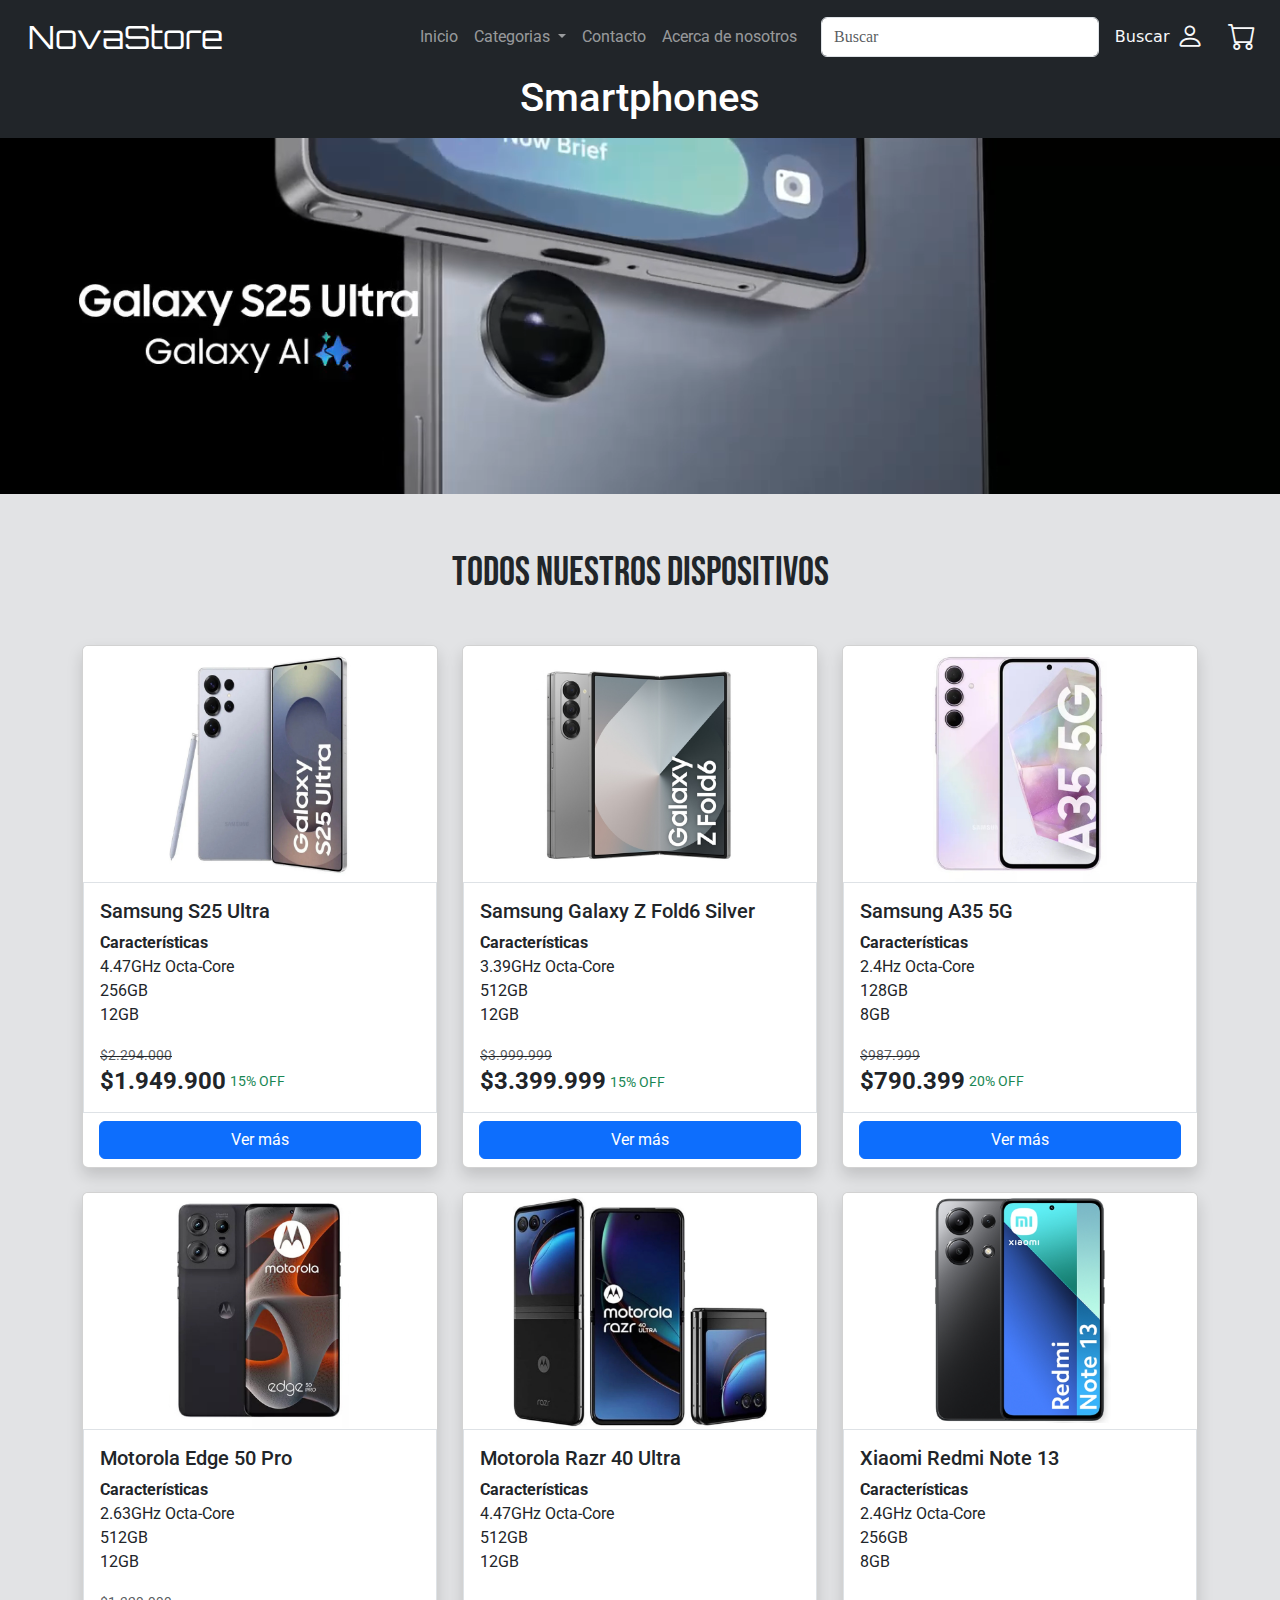
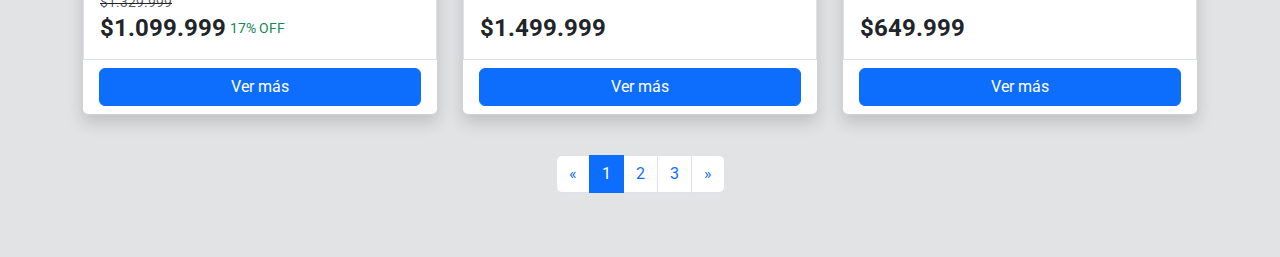
<file: pages/categoriaCelulares.html>
<!DOCTYPE html>
<html lang="es">
  <head>
    <meta charset="UTF-8" />
    <meta name="viewport" content="width=device-width, initial-scale=1.0" />
    <meta name="description" content="Proyecto fin de modulo 1" />
    <meta
      name="author"
      content="Caucota Diego"
    />
    <meta
      name="keywords"
      content="Smartphone, tecnología, tienda online, venta de tecnología, Samsung a35, Samsung s25, Samsung zfold6, moto Edge 50 Pro, motorola razr 40 ultra, xiaomi note 13"
    />
    <link
      href="https://cdn.jsdelivr.net/npm/bootstrap@5.3.3/dist/css/bootstrap.min.css"
      rel="stylesheet"
      integrity="sha384-QWTKZyjpPEjISv5WaRU9OFeRpok6YctnYmDr5pNlyT2bRjXh0JMhjY6hW+ALEwIH"
      crossorigin="anonymous"
    />
    <link
      rel="stylesheet"
      href="https://cdn.jsdelivr.net/npm/bootstrap-icons@1.11.3/font/bootstrap-icons.min.css"
    />
    <link rel="stylesheet" href="../css/styles.css" />
    <title>Smartphones</title>
  </head>
  <body>
        <header>
      <nav class="navbar navbar-expand-lg navbar-dark bg-dark">
        <div class="container-fluid">
          <a class="navbar-brand fs-2 ms-3 orbitron" href="../index.html">NovaStore</a>
          <button
            class="navbar-toggler"
            type="button"
            data-bs-toggle="collapse"
            data-bs-target="#navbarSupportedContent"
            aria-controls="navbarSupportedContent"
            aria-expanded="false"
            aria-label="Toggle navigation"
          >
            <span class="navbar-toggler-icon"></span>
          </button>
          <div class="collapse navbar-collapse" id="navbarSupportedContent">
            <ul class="navbar-nav ms-auto mb-2 mb-lg-0 roboto">
              <li class="nav-item">
                <a class="nav-link" aria-current="page" href="../index.html"
                  >Inicio</a
                >
              </li>

              <li class="nav-item dropdown">
                <a
                  class="nav-link dropdown-toggle navbarPersonalizado"
                  href="#"
                  id="navbarDropdown"
                  role="button"
                  data-bs-toggle="dropdown"
                  aria-expanded="false"
                >
                  Categorias
                </a>
                <ul
                  class="dropdown-menu bg-dark"
                  aria-labelledby="navbarDropdown"
                >
                  <li>
                    <a
                      class="dropdown-item text-light navbarPersonalizado"
                      href="./error404.html"
                      >Tablets</a
                    >
                  </li>
                  <li>
                    <a
                      class="dropdown-item text-light navbarPersonalizado"
                      href="./pagCategoriaNotebooks.html"
                      >Notebooks</a
                    >
                  </li>
                  <li>
                    <a
                      class="dropdown-item text-light navbarPersonalizado active"
                      href="./categoriaCelulares.html"
                      >Smartphones</a
                    >
                  </li>
                  <li>
                    <a
                      class="dropdown-item text-light navbarPersonalizado"
                      href="./error404.html"
                      >Smart TVs</a
                    >
                  </li>
                  <li>
                    <a
                      class="dropdown-item text-light navbarPersonalizado"
                      href="./error404.html"
                      >Smartwatches
                    </a>
                  </li>
                </ul>
              </li>

              <li class="nav-item">
                <a class="nav-link" href="./contacto.html">Contacto</a>
              </li>

              <li class="nav-item">
                <a class="nav-link pe-4" href="./acercaDeNosotros.html"
                  >Acerca de nosotros</a
                >
              </li>
            </ul>
            <form class="d-flex col-12 col-md-4">
              <input
                class="form-control me-2"
                maxlength="15"
                type="search"
                placeholder="Buscar"
                aria-label="Search"
              />
              <button
                class="btn btn-outline-light col-6 col-md-2 border-0 p-2"
                type="submit"
              >
                Buscar
              </button>
            </form>
            <!-- Button trigger modal -->
            <button
              type="button"
              class="btn btn-outline-light border-0 fs-3"
              data-bs-toggle="modal"
              data-bs-target="#BotonIngresar"
            >
              <i class="bi bi-person"></i>
            </button>
            <a href="./carritoCompras.html"
              ><i
                class="btn btn-outline-light bi bi-cart border-0 fs-3"
              ></i>
            </a>
          </div>
        </div>
      </nav>
    </header> 
        <main class="bg-secondary-subtle border-0 pb-5">
      <section class="pb-2 bg-dark">
        <h1 class="text-center text-white roboto">Smartphones</h1>
      </section>
      <section class="container-fluid mb-5git p-0">
        <div class="position-relative">
          <video autoplay muted loop playsinline class="w-100">
            <source
              src="../video/categoriaCelulares/videoTelefonosBanner640.mp4"
              type="video/mp4"
            />
          </video>
        </div>
      </section>
      <section class="container">
        <h1 class="text-center mt-5 bebasneue">Todos nuestros dispositivos</h1>
        <div class="row row-cols-1 row-cols-md-2 row-cols-lg-3 g-4 my-4 roboto">
          <div class="col">
            <div class="card h-100 shadow">
              <img
                src="../img/categoriaCelulares/s25ultra.jpg"
                class="card-img-top"
                alt="Samsung S25 Ultra"
              />
              <div class="card-body border">
                <h5 class="card-title">Samsung S25 Ultra</h5>
                <div class="card-text">
                  <ul class="list-unstyled">
                    <li class="list-group-item d-flex flex-column">
                      <b>Características</b>
                      <span>4.47GHz Octa-Core</span>
                      <span>256GB</span>
                      <span>12GB</span>
                    </li>
                  </ul>
                </div>

                <p class="card-text text-decoration-line-through m-0">
                  <small class="text-body-secondary">$2.294.000</small>
                </p>
                <div class="d-flex align-items-center">
                  <p class="h4 m-0"><b>$1.949.900</b></p>
                  <p class="m-0 ms-1">
                    <small class="text-success">15% OFF</small>
                  </p>
                </div>
              </div>
              <div class="card-footer">
                <a href="./productoCelularSmS25Ultra" class="btn btn-primary w-100"
                  >Ver más</a
                >
              </div>
            </div>
          </div>

          <div class="col">
            <div class="card h-100 shadow">
              <img
                src="../img/categoriaCelulares/z-fold-6.jpg"
                class="card-img-top"
                alt="Samsung Galaxy Z Fold6 Silver"
              />
              <div class="card-body border">
                <h5 class="card-title">Samsung Galaxy Z Fold6 Silver</h5>
                <div class="card-text">
                  <ul class="list-unstyled">
                    <li class="list-group-item d-flex flex-column">
                      <b>Características</b>
                      <span>3.39GHz Octa-Core</span>
                      <span>512GB</span>
                      <span>12GB</span>
                    </li>
                  </ul>
                </div>

                <p class="card-text text-decoration-line-through m-0">
                  <small class="text-body-secondary">$3.999.999</small>
                </p>
                <div class="d-flex align-items-center">
                  <p class="h4 m-0"><b>$3.399.999</b></p>
                  <p class="m-0 ms-1">
                    <small class="text-success">15% OFF</small>
                  </p>
                </div>
              </div>
              <div class="card-footer">
                <a href="./productoCelularSmZfold6.html" class="btn btn-primary w-100"
                  >Ver más</a
                >
              </div>
            </div>
          </div>

          <div class="col">
            <div class="card h-100 shadow">
              <img
                src="../img/categoriaCelulares/a35-5g-O.jpg"
                class="card-img-top"
                alt="Samsung A35 5G"
              />
              <div class="card-body border">
                <h5 class="card-title">Samsung A35 5G</h5>
                <div class="card-text">
                  <ul class="list-unstyled">
                    <li class="list-group-item d-flex flex-column">
                      <b>Características</b>
                      <span>2.4Hz Octa-Core</span>
                      <span>128GB</span>
                      <span>8GB</span>
                    </li>
                  </ul>
                </div>

                <p class="card-text text-decoration-line-through m-0">
                  <small class="text-body-secondary">$987.999</small>
                </p>
                <div class="d-flex align-items-center">
                  <p class="h4 m-0"><b>$790.399</b></p>
                  <p class="m-0 ms-1">
                    <small class="text-success">20% OFF</small>
                  </p>
                </div>
              </div>
              <div class="card-footer">
                <a href="../pages/error404.html" class="btn btn-primary w-100"
                  >Ver más</a
                >
              </div>
            </div>
          </div>

          <div class="col">
            <div class="card h-100 shadow">
              <img
                src="../img/categoriaCelulares/motoEdge50Pro.jpg"
                class="card-img-top"
                alt="motorola Edge 50 Pro"
              />
              <div class="card-body border">
                <h5 class="card-title">Motorola Edge 50 Pro</h5>
                <div class="card-text">
                  <ul class="list-unstyled">
                    <li class="list-group-item d-flex flex-column">
                      <b>Características</b>
                      <span>2.63GHz Octa-Core</span>
                      <span>512GB</span>
                      <span>12GB</span>
                    </li>
                  </ul>
                </div>

                <p class="card-text text-decoration-line-through m-0">
                  <small class="text-body-secondary">$1.329.999</small>
                </p>
                <div class="d-flex align-items-center">
                  <p class="h4 m-0"><b>$1.099.999</b></p>
                  <p class="m-0 ms-1">
                    <small class="text-success">17% OFF</small>
                  </p>
                </div>
              </div>
              <div class="card-footer">
                <a href="../pages/error404.html" class="btn btn-primary w-100"
                  >Ver más</a
                >
              </div>
            </div>
          </div>

          <div class="col">
            <div class="card h-100 shadow">
              <img
                src="../img/categoriaCelulares/razr-40-ultra.jpg"
                class="card-img-top"
                alt="Motorola Razr 40 Ultra"
              />
              <div class="card-body border">
                <h5 class="card-title">Motorola Razr 40 Ultra</h5>
                <div class="card-text">
                  <ul class="list-unstyled">
                    <li class="list-group-item d-flex flex-column">
                      <b>Características</b>
                      <span>4.47GHz Octa-Core</span>
                      <span>512GB</span>
                      <span>12GB</span>
                    </li>
                  </ul>
                </div>
                <br />
                <div class="d-flex align-items-center">
                  <p class="h4 m-0"><b>$1.499.999</b></p>
                  <p class="m-0 ms-1"></p>
                </div>
              </div>
              <div class="card-footer">
                <a href="../pages/error404.html" class="btn btn-primary w-100"
                  >Ver más</a
                >
              </div>
            </div>
          </div>

          <div class="col">
            <div class="card h-100 shadow">
              <img
                src="../img/categoriaCelulares/note13.jpg"
                class="card-img-top"
                alt="Xiaomi Redmi Note 13"
              />
              <div class="card-body border">
                <h5 class="card-title">Xiaomi Redmi Note 13</h5>
                <div class="card-text">
                  <ul class="list-unstyled">
                    <li class="list-group-item d-flex flex-column">
                      <b>Características</b>
                      <span>2.4GHz Octa-Core</span>
                      <span>256GB</span>
                      <span>8GB</span>
                    </li>
                  </ul>
                </div>
                <br />
                <div class="d-flex align-items-center">
                  <p class="h4 m-0"><b>$649.999</b></p>
                </div>
              </div>
              <div class="card-footer">
                <a href="../pages/error404.html" class="btn btn-primary w-100"
                  >Ver más</a
                >
              </div>
            </div>
          </div>
        </div>
        <nav aria-label="navigation" class="pt-3">
          <ul class="pagination justify-content-center">
            <li class="page-item">
              <a
                class="page-link"
                href="./error404.html"
                aria-label="Previous"
              >
                <span aria-hidden="true">&laquo;</span>
              </a>
            </li>
            <li class="page-item">
              <a class="page-link active" href="./categoriaCelulares.html">1</a>
            </li>
            <li class="page-item">
              <a class="page-link" href="./error404.html">2</a>
            </li>
            <li class="page-item">
              <a class="page-link" href="./error404.html">3</a>
            </li>
            <li class="page-item">
              <a
                class="page-link"
                href="./error404.html"
                aria-label="Next"
              >
                <span aria-hidden="true">&raquo;</span>
              </a>
            </li>
          </ul>
        </nav>
      </section>
    </main>

    <!-- Modal -->
    <div
      class="modal fade"
      id="BotonIngresar"
      tabindex="-1"
      aria-labelledby="BotonIngresar"
      aria-hidden="true"
    >
      <div class="modal-dialog">
        <div class="modal-content">
          <div class="modal-header">
            <h3 class="modal-title" id="#BotonIngresar">Ingresa tu cuenta</h3>
            <button
              type="button"
              class="btn-close"
              data-bs-dismiss="modal"
              aria-label="Close"
            ></button>
          </div>
          <div class="modal-body row">
            <!-- modal body -->
            <div class="col-6">
              <img
                src="../img/loginImgModal.jpg"
                alt="NovaStore"
                class="img-fluid rounded"
              />
            </div>
            <form class="col-6">
              <div class="mb-3">
                <label for="email" class="form-label">Email</label>
                <input
                  type="email"
                  class="form-control"
                  id="email"
                  required
                  maxlength="30"
                />
              </div>
              <div class="mb-3">
                <label for="password" class="form-label">Contraseña</label>
                <input
                  type="password"
                  class="form-control"
                  id="password"
                  required
                  maxlength="30"
                />
              </div>
              <div class="row justify-content-center">
                <a
                  class="link-dark link-underline-opacity-0 text-center col-12"
                  href="./error404.html"
                  target="_blank"
                  >¿Has olvidado tu contraseña?</a
                >
                <a
                  href="./error404.html"
                  class="btn btn-primary text-light mt-3"
                >
                  <i class="bi bi-facebook me-1"></i>Iniciar sesión con Facebook
                </a>
              </div>
              <div class="modal-footer mt-4 row">
                <button type="submit" class="btn btn-primary col-12">
                  Ingresar
                </button>
                <a
                  class="link-light link-underline-opacity-0 btn btn-success"
                  href="./crearCuenta.html"
                  target="_blank"
                  >Crear cuenta</a
                >
              </div>
            </form>
          </div>
        </div>
      </div>
    </div>   
  </body>
</html>
</file>
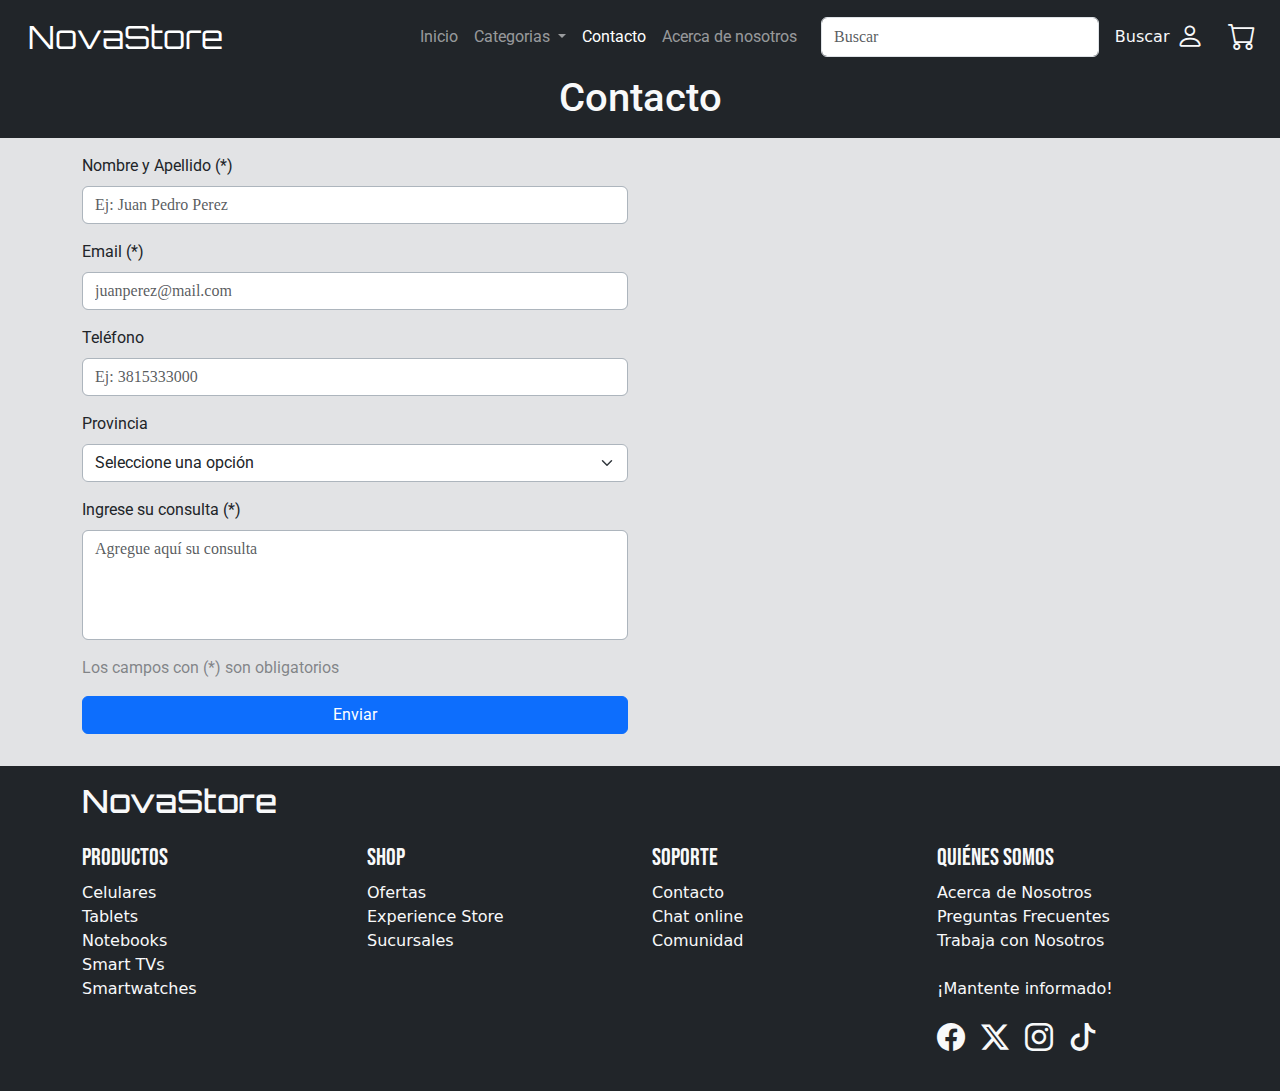
<file: pages/contacto.html>
<!DOCTYPE html>
<html lang="es">

<head>
  <meta charset="UTF-8" />
  <meta name="viewport" content="width=device-width, initial-scale=1.0" />
  <meta name="description" content="Proyecto fin de modulo 1" />
  <meta name="author"
    content="Caucota Diego" />
  <meta name="keywords" content="Smartphone, tablets, notebooks, tecnología, tienda online, venta de tecnología" />
  <link href="https://cdn.jsdelivr.net/npm/bootstrap@5.3.3/dist/css/bootstrap.min.css" rel="stylesheet"
    integrity="sha384-QWTKZyjpPEjISv5WaRU9OFeRpok6YctnYmDr5pNlyT2bRjXh0JMhjY6hW+ALEwIH" crossorigin="anonymous" />
  <link rel="stylesheet" href="https://cdn.jsdelivr.net/npm/bootstrap-icons@1.11.3/font/bootstrap-icons.min.css" />
  <link rel="stylesheet" href="../css/styles.css" />
  <title>NovaStore</title>
</head>

<body>
  <header>
    <nav class="navbar navbar-expand-lg navbar-dark bg-dark">
      <div class="container-fluid">
        <a class="navbar-brand fs-2 ms-3 orbitron" href="../index.html">NovaStore</a>
        <button class="navbar-toggler" type="button" data-bs-toggle="collapse" data-bs-target="#navbarSupportedContent"
          aria-controls="navbarSupportedContent" aria-expanded="false" aria-label="Toggle navigation">
          <span class="navbar-toggler-icon"></span>
        </button>
        <div class="collapse navbar-collapse" id="navbarSupportedContent">
          <ul class="navbar-nav ms-auto mb-2 mb-lg-0 roboto">
            <li class="nav-item">
              <a class="nav-link" aria-current="page" href="../index.html">Inicio</a>
            </li>

            <li class="nav-item dropdown">
              <a class="nav-link dropdown-toggle navbarPersonalizado" href="#" id="navbarDropdown" role="button"
                data-bs-toggle="dropdown" aria-expanded="false">
                Categorias
              </a>
              <ul class="dropdown-menu bg-dark" aria-labelledby="navbarDropdown">
                <li>
                  <a class="dropdown-item text-light navbarPersonalizado" href="./error404.html">Tablets</a>
                </li>
                <li>
                  <a class="dropdown-item text-light navbarPersonalizado"
                    href="./pagCategoriaNotebooks.html">Notebooks</a>
                </li>
                <li>
                  <a class="dropdown-item text-light navbarPersonalizado"
                    href="./categoriaCelulares.html">Smartphones</a>
                </li>
                <li>
                  <a class="dropdown-item text-light navbarPersonalizado" href="./error404.html">Smart TVs</a>
                </li>
                <li>
                  <a class="dropdown-item text-light navbarPersonalizado" href="./error404.html">Smartwatches
                  </a>
                </li>
              </ul>
            </li>

            <li class="nav-item">
              <a class="nav-link active" href="./contacto.html">Contacto</a>
            </li>

            <li class="nav-item">
              <a class="nav-link pe-4" href="./acercaDeNosotros.html">Acerca de nosotros</a>
            </li>
          </ul>
          <form class="d-flex col-12 col-md-4">
            <input class="form-control me-2" maxlength="15" type="search" placeholder="Buscar" aria-label="Search" />
            <button class="btn btn-outline-light col-6 col-md-2 border-0 p-2" type="submit">
              Buscar
            </button>
          </form>
          <!-- Button trigger modal -->
          <button type="button" class="btn btn-outline-light border-0 fs-3" data-bs-toggle="modal"
            data-bs-target="#BotonIngresar">
            <i class="bi bi-person"></i>
          </button>
          <a href="./carritoCompras.html"><i class="btn btn-outline-light bi bi-cart border-0 fs-3"></i>
          </a>
        </div>
      </div>
    </nav>
  </header>
      <main class="bg-secondary-subtle">
      <section class="bg-dark text-light pb-2">
        <h1 class="text-center marca">Contacto</h1>
      </section>
      <section class="container my-3">
        <div class="row">
          <article class="col-12 col-md-6 mb-3">
            <form>
              <div class="mb-3">
                <label for="name" class="form-label">Nombre y Apellido (*)</label>
                <input
                  type="text"
                  class="form-control border border-dark-subtle"
                  id="name"
                  aria-describedby="name"
                  required
                  placeholder="Ej: Juan Pedro Perez"
                  minlength="3"
                  maxlength="70"
                />
              </div>
              <div class="mb-3">
                <label for="inputEmail" class="form-label">Email (*)</label>
                <input
                  type="email"
                  class="form-control border border-dark-subtle"
                  id="inputEmail"
                  aria-describedby="emailHelp"
                  required
                  placeholder="juanperez@mail.com"
                  minlength="5"
                  maxlength="300"
                />
              </div>
              <div>
                <label for="telefono" class="form-label">Teléfono</label>
              </div>
              <div class="mb-3">
                <input
                  type="tel"
                  id="telefono"
                  placeholder="Ej: 3815333000"
                  class="form-control border border-dark-subtle"
                  minlength="5"
                  maxlength="40"
                />
              </div>
              <div>
                <label for="provincia" class="form-label">Provincia</label>
              </div>
              <div class="mb-3">
                <select
                  id="provincia"
                  class="form-select border border-dark-subtle"
                >
                  <option value="">Seleccione una opción</option>
                  <option value="Buenos Aires">Buenos Aires</option>
                  <option value="Ciudad Autónoma de Buenos Aires">
                    Ciudad Autónoma de Buenos Aires
                  </option>
                  <option value="Catamarca">Catamarca</option>
                  <option value="Chaco">Chaco</option>
                  <option value="Córdoba">Córdoba</option>
                  <option value="Formosa">Formosa</option>
                  <option value="Jujuy">Jujuy</option>
                  <option value="Mendoza">Mendoza</option>
                  <option value="Salta">Salta</option>
                  <option value="Santiago del Estero">
                    Santiago del Estero
                  </option>
                  <option value="Tucumán">Tucumán</option>
                </select>
              </div>
              <div>
                <label for="consulta" class="form-label"
                  >Ingrese su consulta (*)</label
                >
              </div>
              <div class="mb-3">
                <textarea
                  id="consulta"
                  rows="4"
                  placeholder="Agregue aquí su consulta"
                  minlength="10"
                  maxlength="250"
                  required
                  class="form-control border border-dark-subtle"
                  
                ></textarea>
              </div>
              <div>
                <p class="fs-6 text-body-tertiary">
                  Los campos con (*) son obligatorios
                </p>
              </div>
              <div class="d-grid">
                <button class="btn btn-primary" type="submit">Enviar</button>
              </div>
            </form>
          </article>
          <article class="col-12 col-md-6 mb-3">
            <iframe
              src="https://www.google.com/maps/embed?pb=!1m18!1m12!1m3!1d3560.16320872703!2d-65.2086102248375!3d-26.834760789950767!2m3!1f0!2f0!3f0!3m2!1i1024!2i768!4f13.1!3m3!1m2!1s0x94225c0e5242b91d%3A0x391b6536f89ab30e!2sNova%20Oficina%20-%20TUCUMAN!5e0!3m2!1ses-419!2sar!4v1742265391916!5m2!1ses-419!2sar"
              width="600"
              height="450"
              style="border: 0"
              allowfullscreen=""
              loading="lazy"
              referrerpolicy="no-referrer-when-downgrade"
              class="w-100 h-100"
            ></iframe>
          </article>
        </div>
      </section>
    </main>
     <!-- Modal -->
     <div
     class="modal fade"
     id="BotonIngresar"
     tabindex="-1"
     aria-labelledby="BotonIngresar"
     aria-hidden="true"
   >
     <div class="modal-dialog">
       <div class="modal-content">
         <div class="modal-header">
           <h3 class="modal-title" id="#BotonIngresar">Ingresa tu cuenta</h3>
           <button
             type="button"
             class="btn-close"
             data-bs-dismiss="modal"
             aria-label="Close"
           ></button>
         </div>
         <div class="modal-body row">
           <!-- modal body -->
           <div class="col-6">
             <img
               src="../img/loginImgModal.jpg"
               alt="NovaStore"
               class="img-fluid rounded"
             />
           </div>
           <form class="col-6">
             <div class="mb-3">
               <label for="email" class="form-label">Email</label>
               <input
                 type="email"
                 class="form-control"
                 id="email"
                 required
                 maxlength="30"
               />
             </div>
             <div class="mb-3">
               <label for="password" class="form-label">Contraseña</label>
               <input
                 type="password"
                 class="form-control"
                 id="password"
                 required
                 maxlength="30"
               />
             </div>
             <div class="row justify-content-center">
               <a
                 class="link-dark link-underline-opacity-0 text-center col-12"
                 href="./error404.html"
                 target="_blank"
                 >¿Has olvidado tu contraseña?</a
               >
               <a
                 href="./error404.html"
                 class="btn btn-primary text-light mt-3"
               >
                 <i class="bi bi-facebook me-1"></i>Iniciar sesión con Facebook
               </a>
             </div>
             <div class="modal-footer mt-4 row">
               <button type="submit" class="btn btn-primary col-12">
                 Ingresar
               </button>
               <a
                 class="link-light link-underline-opacity-0 btn btn-success"
                 href="./crearCuenta.html"
                 target="_blank"
                 >Crear cuenta</a
               >
             </div>
           </form>
         </div>
       </div>
     </div>
   </div>

    <footer class="bg-dark py-3">
     <div class="container">
       <a href="../index.html" class="text-decoration-none">
         <h2 class="text-center text-lg-start text-light mb-4 orbitron">
           NovaStore
         </h2></a
       >
       <div class="row text-center text-lg-start">
         <div class="col-12 col-lg-3 col-md-6">
           <h4 class="text-light bebasneue mb-2">Productos</h4>
           <ul class="list-unstyled">
             <li>
               <a
                 href="./categoriaCelulares.html"
                 class="link-light link-underline-opacity-0"
                 >Celulares</a
               >
             </li>
             <li>
               <a
                 href="./error404.html"
                 class="link-light link-underline-opacity-0"
                 >Tablets</a
               >
             </li>
             <li>
               <a
                 href="./pagCategoriaNotebooks.html"
                 class="link-light link-underline-opacity-0"
                 >Notebooks</a
               >
             </li>
             <li>
               <a
                 href="./error404.html"
                 class="link-light link-underline-opacity-0"
                 >Smart TVs</a
               >
             </li>
             <li>
               <a
                 href="./error404.html"
                 class="link-light link-underline-opacity-0"
                 >Smartwatches</a
               >
             </li>
           </ul>
         </div>
         <div class="col-12 col-lg-3 col-md-6">
           <h4 class="text-light bebasneue">Shop</h4>
           <ul class="list-unstyled">
             <li>
               <a
                 href="./error404.html"
                 class="link-light link-underline-opacity-0"
                 >Ofertas</a
               >
             </li>
             <li>
               <a
                 href="./error404.html"
                 class="link-light link-underline-opacity-0"
                 >Experience Store</a
               >
             </li>
             <li>
               <a
                 href="./error404.html"
                 class="link-light link-underline-opacity-0"
                 >Sucursales</a
               >
             </li>
           </ul>
         </div>
         <div class="col-12 col-lg-3 col-md-6">
           <h4 class="text-light bebasneue">Soporte</h4>
           <ul class="list-unstyled">
             <li>
               <a
                 href="./contacto.html"
                 class="link-light link-underline-opacity-0"
                 >Contacto</a
               >
             </li>
             <li>
               <a
                 href="./error404.html"
                 class="link-light link-underline-opacity-0"
                 >Chat online</a
               >
             </li>
             <li>
               <a
                 href="./error404.html"
                 class="link-light link-underline-opacity-0"
                 >Comunidad</a
               >
             </li>
           </ul>
         </div>
         <div class="col-12 col-lg-3 col-md-6">
           <h4 class="text-light bebasneue">Quiénes Somos</h4>
           <ul class="list-unstyled">
             <li>
               <a
                 href="./acercaDeNosotros.html"
                 class="link-light link-underline-opacity-0"
                 >Acerca de Nosotros</a
               >
             </li>
             <li>
               <a
                 href="./error404.html"
                 class="link-light link-underline-opacity-0"
                 >Preguntas Frecuentes</a
               >
             </li>
             <li>
               <a
                 href="./error404.html"
                 class="link-light link-underline-opacity-0"
                 >Trabaja con Nosotros</a
               >
             </li>
             <br />
             <li>
               <p class="text-light">¡Mantente informado!</p>
             </li>
             <div
               class="d-flex justify-content-center justify-content-lg-start gap-3"
             >
               <li>
                 <a
                   href="./error404.html"
                   class="link-light link-underline-opacity-0"
                   ><i class="text-light bi bi-facebook fs-3"></i
                 ></a>
               </li>
               <li>
                 <a
                   href="./error404.html"
                   class="link-light link-underline-opacity-0"
                   ><i class="text-light bi bi-twitter-x fs-3"></i
                 ></a>
               </li>
               <li>
                 <a
                   href="./error404.html"
                   class="link-light link-underline-opacity-0"
                   ><i class="text-light bi bi-instagram fs-3"></i
                 ></a>
               </li>
               <li>
                 <a
                   href="./error404.html"
                   class="link-light link-underline-opacity-0"
                   ><i class="text-light bi bi-tiktok fs-3"></i
                 ></a>
               </li>
             </div>
           </ul>
         </div>
       </div>
     </div>
   </footer>
    <script
      src="https://cdn.jsdelivr.net/npm/bootstrap@5.3.3/dist/js/bootstrap.bundle.min.js"
      integrity="sha384-YvpcrYf0tY3lHB60NNkmXc5s9fDVZLESaAA55NDzOxhy9GkcIdslK1eN7N6jIeHz"
      crossorigin="anonymous"
    ></script>
</body>

</html>
</file>
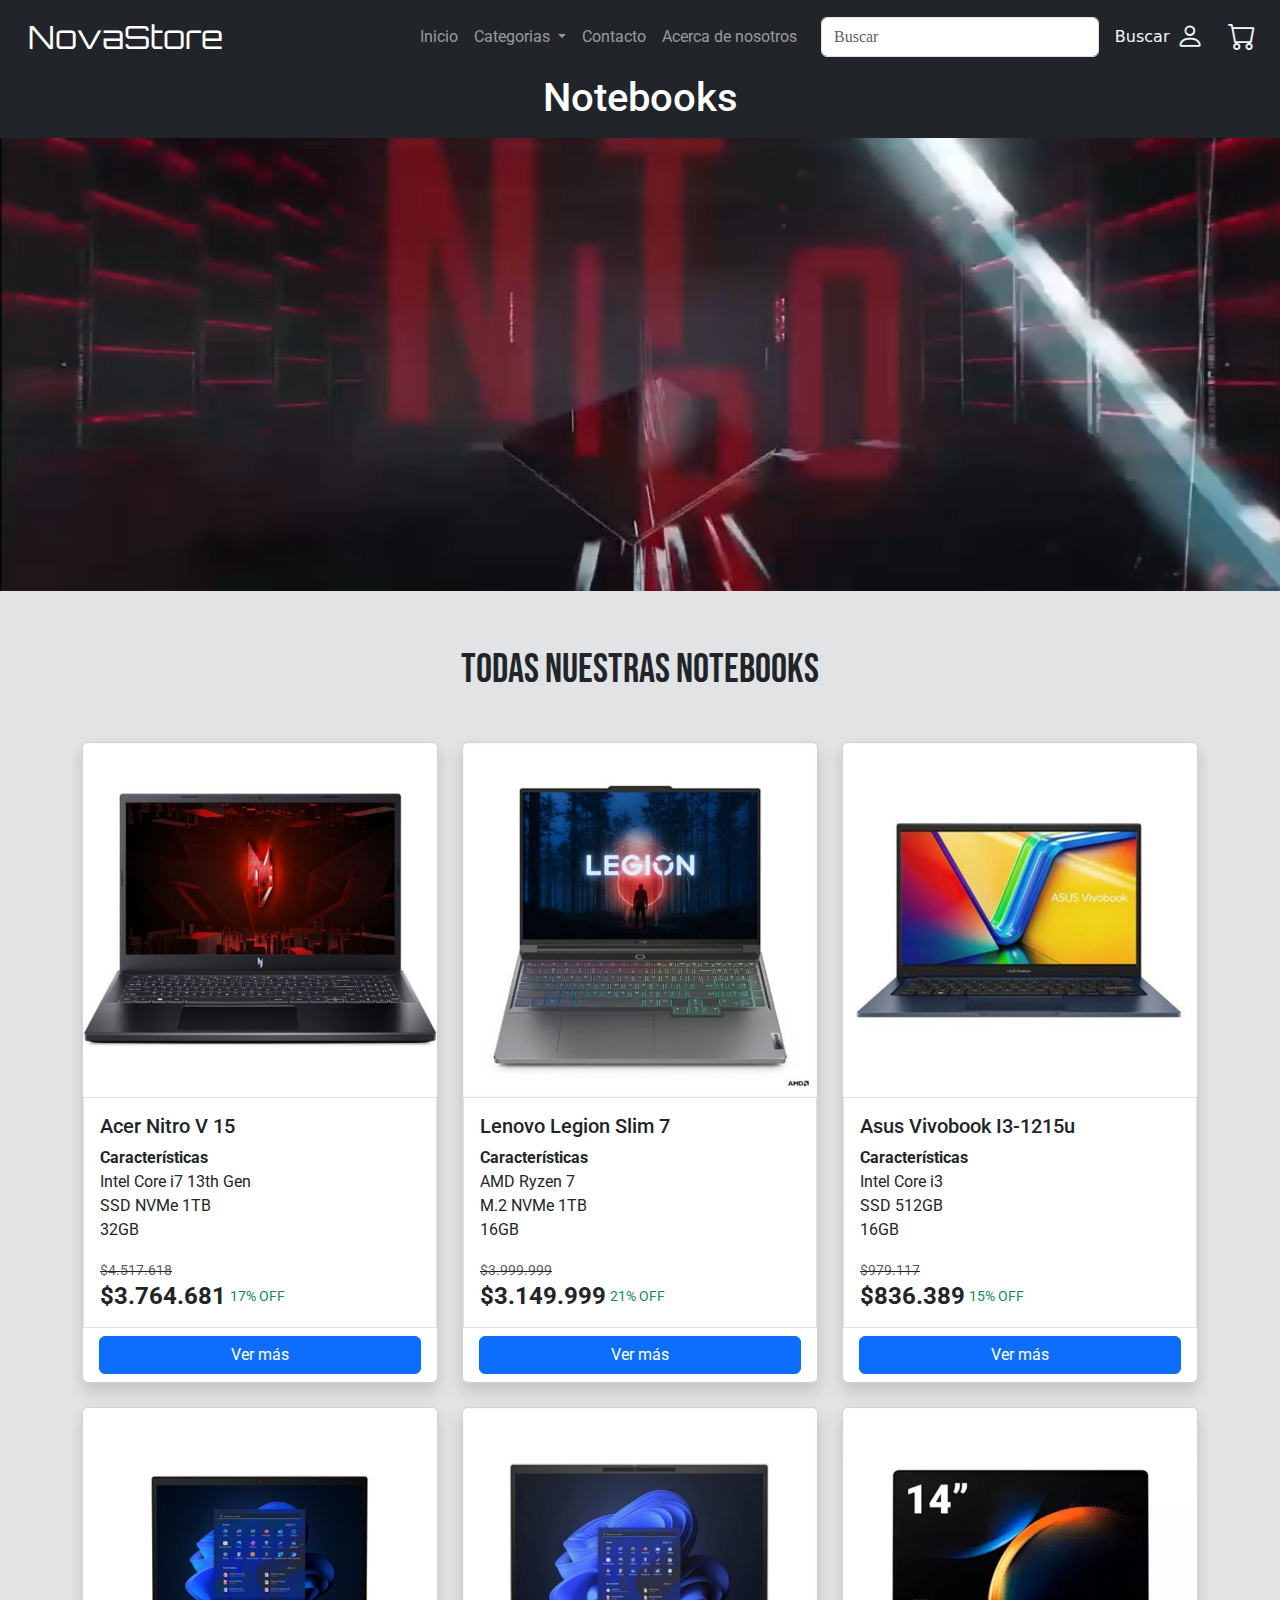
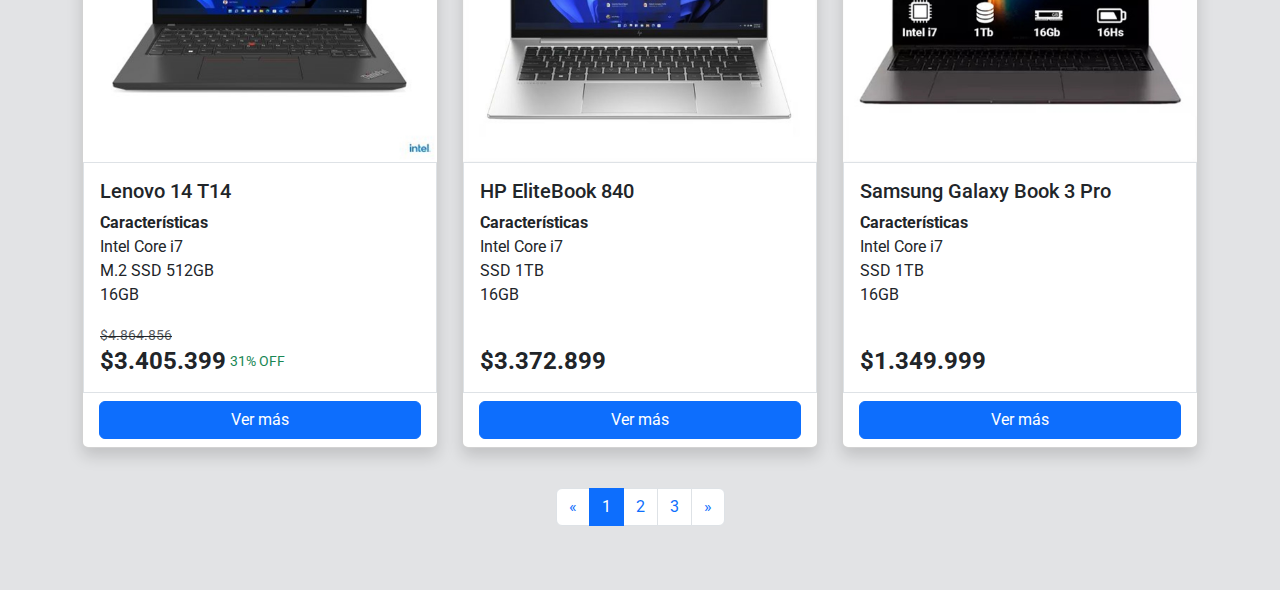
<file: pages/pagCategoriaNotebooks.html>
<!DOCTYPE html>
<html lang="es">

<head>
  <meta charset="UTF-8" />
  <meta name="viewport" content="width=device-width, initial-scale=1.0" />
  <meta name="description" content="Proyecto fin de modulo 1" />
  <meta name="author"
    content="Caucota Diego" />
  <meta name="keywords" content="Notebooks, tecnología, tienda online, venta de tecnología" />
  <link href="https://cdn.jsdelivr.net/npm/bootstrap@5.3.3/dist/css/bootstrap.min.css" rel="stylesheet"
    integrity="sha384-QWTKZyjpPEjISv5WaRU9OFeRpok6YctnYmDr5pNlyT2bRjXh0JMhjY6hW+ALEwIH" crossorigin="anonymous" />
  <link rel="stylesheet" href="https://cdn.jsdelivr.net/npm/bootstrap-icons@1.11.3/font/bootstrap-icons.min.css" />
  <link rel="stylesheet" href="../css/styles.css" />
  <title>Notebooks</title>
</head>

<body>
     <header>
      <nav class="navbar navbar-expand-lg navbar-dark bg-dark">
        <div class="container-fluid">
          <a class="navbar-brand fs-2 ms-3 orbitron" href="../index.html"
            >NovaStore</a
          >
          <button
            class="navbar-toggler"
            type="button"
            data-bs-toggle="collapse"
            data-bs-target="#navbarSupportedContent"
            aria-controls="navbarSupportedContent"
            aria-expanded="false"
            aria-label="Toggle navigation"
          >
            <span class="navbar-toggler-icon"></span>
          </button>
          <div class="collapse navbar-collapse" id="navbarSupportedContent">
            <ul class="navbar-nav ms-auto mb-2 mb-lg-0 roboto">
              <li class="nav-item">
                <a class="nav-link" aria-current="page" href="../index.html"
                  >Inicio</a
                >
              </li>

              <li class="nav-item dropdown">
                <a
                  class="nav-link dropdown-toggle navbarPersonalizado"
                  href="#"
                  id="navbarDropdown"
                  role="button"
                  data-bs-toggle="dropdown"
                  aria-expanded="false"
                >
                  Categorias
                </a>
                <ul
                  class="dropdown-menu bg-dark"
                  aria-labelledby="navbarDropdown"
                >
                  <li>
                    <a
                      class="dropdown-item text-light navbarPersonalizado"
                      href="./error404.html"
                      >Tablets</a
                    >
                  </li>
                  <li>
                    <a
                      class="dropdown-item text-light navbarPersonalizado active"
                      href="./pagCategoriaNotebooks.html"
                      >Notebooks</a
                    >
                  </li>
                  <li>
                    <a
                      class="dropdown-item text-light navbarPersonalizado"
                      href="./categoriaCelulares.html"
                      >Smartphones</a
                    >
                  </li>
                  <li>
                    <a
                      class="dropdown-item text-light navbarPersonalizado"
                      href="./error404.html"
                      >Smart TVs</a
                    >
                  </li>
                  <li>
                    <a
                      class="dropdown-item text-light navbarPersonalizado"
                      href="./error404.html"
                      >Smartwatches
                    </a>
                  </li>
                </ul>
              </li>

              <li class="nav-item">
                <a class="nav-link" href="./contacto.html">Contacto</a>
              </li>

              <li class="nav-item">
                <a class="nav-link pe-4" href="./acercaDeNosotros.html"
                  >Acerca de nosotros</a
                >
              </li>
            </ul>
            <form class="d-flex col-12 col-md-4">
              <input
                class="form-control me-2"
                maxlength="15"
                type="search"
                placeholder="Buscar"
                aria-label="Search"
              />
              <button
                class="btn btn-outline-light col-6 col-md-2 border-0 p-2"
                type="submit"
              >
                Buscar
              </button>
            </form>
            <!-- Button trigger modal -->
            <button
              type="button"
              class="btn btn-outline-light border-0 fs-3"
              data-bs-toggle="modal"
              data-bs-target="#BotonIngresar"
            >
              <i class="bi bi-person"></i>
            </button>
            <a href="./carritoCompras.html"
              ><i class="btn btn-outline-light bi bi-cart border-0 fs-3"></i>
            </a>
          </div>
        </div>
      </nav>
    </header>
    <main class="bg-secondary-subtle">
      <section class="pb-2 bg-dark">
        <h1 class="text-center text-white roboto">Notebooks</h1>
      </section>
      <section class="container-fluid mb-5 p-0">
        <div class="position-relative">
          <video autoplay muted loop playsinline class="w-100">
            <source
              src="../video/pagCategoriaNotebooks/videoNotebookBanner.mp4"
              type="video/mp4"
            />
          </video>
        </div>
      </section>
      <section class="container border-0 pb-5">
        <h1 class="text-center bebasneue">Todas nuestras Notebooks</h1>
        <div class="row row-cols-1 row-cols-md-2 row-cols-lg-3 g-4 my-4 roboto">
          <div class="col">
            <div class="card h-100 shadow">
              <img
                src="../img/pagCategoriaNotebooks/Acer.jpg"
                class="card-img-top"
                alt="Notebook Acer Nitro V 15"
              />
              <div class="card-body border">
                <h5 class="card-title">Acer Nitro V 15</h5>
                <div class="card-text">
                  <ul class="list-unstyled">
                    <li class="list-group-item d-flex flex-column">
                      <b>Características</b>
                      <span>Intel Core i7 13th Gen</span>
                      <span>SSD NVMe 1TB</span>
                      <span>32GB</span>
                    </li>
                  </ul>
                </div>

                <p class="card-text text-decoration-line-through m-0">
                  <small class="text-body-secondary">$4.517.618</small>
                </p>
                <div class="d-flex align-items-center">
                  <p class="h4 m-0"><b>$3.764.681</b></p>
                  <p class="m-0 ms-1">
                    <small class="text-success">17% OFF</small>
                  </p>
                </div>
              </div>
              <div class="card-footer">
                <a href="./productonotebook1.html" class="btn btn-primary w-100"
                  >Ver más</a
                >
              </div>
            </div>
          </div>

          <div class="col">
            <div class="card h-100 shadow">
              <img
                src="../img/pagCategoriaNotebooks/legion.jpg"
                class="card-img-top"
                alt="Notebook Lenovo Legion Slim 7"
              />
              <div class="card-body border">
                <h5 class="card-title">Lenovo Legion Slim 7</h5>
                <div class="card-text">
                  <ul class="list-unstyled">
                    <li class="list-group-item d-flex flex-column">
                      <b>Características</b>
                      <span>AMD Ryzen 7</span>
                      <span>M.2 NVMe 1TB</span>
                      <span>16GB</span>
                    </li>
                  </ul>
                </div>

                <p class="card-text text-decoration-line-through m-0">
                  <small class="text-body-secondary">$3.999.999</small>
                </p>
                <div class="d-flex align-items-center">
                  <p class="h4 m-0"><b>$3.149.999</b></p>
                  <p class="m-0 ms-1">
                    <small class="text-success">21% OFF</small>
                  </p>
                </div>
              </div>
              <div class="card-footer">
                <a
                  href="../pages/productoNotebookLegionSlim7.html"
                  class="btn btn-primary w-100"
                  >Ver más</a
                >
              </div>
            </div>
          </div>

          <div class="col">
            <div class="card h-100 shadow">
              <img
                src="../img/pagCategoriaNotebooks/asus.jpg"
                class="card-img-top"
                alt="Notebook Asus Vivobook I3-1215u"
              />
              <div class="card-body border">
                <h5 class="card-title">Asus Vivobook I3-1215u</h5>
                <div class="card-text">
                  <ul class="list-unstyled">
                    <li class="list-group-item d-flex flex-column">
                      <b>Características</b>
                      <span>Intel Core i3</span>
                      <span>SSD 512GB</span>
                      <span>16GB</span>
                    </li>
                  </ul>
                </div>

                <p class="card-text text-decoration-line-through m-0">
                  <small class="text-body-secondary">$979.117</small>
                </p>
                <div class="d-flex align-items-center">
                  <p class="h4 m-0"><b>$836.389</b></p>
                  <p class="m-0 ms-1">
                    <small class="text-success">15% OFF</small>
                  </p>
                </div>
              </div>
              <div class="card-footer">
                <a href="../pages/error404.html" class="btn btn-primary w-100"
                  >Ver más</a
                >
              </div>
            </div>
          </div>

          <div class="col">
            <div class="card h-100 shadow">
              <img
                src="../img/pagCategoriaNotebooks/lenovoThinkpad.jpg"
                class="card-img-top"
                alt="Notebook Lenovo 14 T14"
              />
              <div class="card-body border">
                <h5 class="card-title">Lenovo 14 T14</h5>
                <div class="card-text">
                  <ul class="list-unstyled">
                    <li class="list-group-item d-flex flex-column">
                      <b>Características</b>
                      <span>Intel Core i7</span>
                      <span>M.2 SSD 512GB</span>
                      <span>16GB</span>
                    </li>
                  </ul>
                </div>

                <p class="card-text text-decoration-line-through m-0">
                  <small class="text-body-secondary">$4.864.856</small>
                </p>
                <div class="d-flex align-items-center">
                  <p class="h4 m-0"><b>$3.405.399</b></p>
                  <p class="m-0 ms-1">
                    <small class="text-success">31% OFF</small>
                  </p>
                </div>
              </div>
              <div class="card-footer">
                <a href="../pages/error404.html" class="btn btn-primary w-100"
                  >Ver más</a
                >
              </div>
            </div>
          </div>

          <div class="col">
            <div class="card h-100 shadow">
              <img
                src="../img/pagCategoriaNotebooks/hp.jpg"
                class="card-img-top"
                alt="HP EliteBook 840"
              />
              <div class="card-body border">
                <h5 class="card-title">HP EliteBook 840</h5>
                <div class="card-text">
                  <ul class="list-unstyled">
                    <li class="list-group-item d-flex flex-column">
                      <b>Características</b>
                      <span>Intel Core i7</span>
                      <span>SSD 1TB</span>
                      <span>16GB</span>
                    </li>
                  </ul>
                </div>
                <br />
                <div class="d-flex align-items-center">
                  <p class="h4 m-0"><b>$3.372.899</b></p>
                  <p class="m-0 ms-1"></p>
                </div>
              </div>
              <div class="card-footer">
                <a href="../pages/error404.html" class="btn btn-primary w-100"
                  >Ver más</a
                >
              </div>
            </div>
          </div>

          <div class="col">
            <div class="card h-100 shadow">
              <img
                src="../img/pagCategoriaNotebooks/samsungBook.jpg"
                class="card-img-top"
                alt="Samsung Galaxy Book3 Pro"
              />
              <div class="card-body border">
                <h5 class="card-title">Samsung Galaxy Book 3 Pro</h5>
                <div class="card-text">
                  <ul class="list-unstyled">
                    <li class="list-group-item d-flex flex-column">
                      <b>Características</b>
                      <span>Intel Core i7</span>
                      <span>SSD 1TB</span>
                      <span>16GB</span>
                    </li>
                  </ul>
                </div>
                <br />
                <div class="d-flex align-items-center">
                  <p class="h4 m-0"><b>$1.349.999</b></p>
                </div>
              </div>
              <div class="card-footer">
                <a href="../pages/error404.html" class="btn btn-primary w-100"
                  >Ver más</a
                >
              </div>
            </div>
          </div>
        </div>
        <nav aria-label="navigation" class="pt-3">
          <ul class="pagination justify-content-center">
            <li class="page-item">
              <a class="page-link" href="./error404.html" aria-label="Previous">
                <span aria-hidden="true">&laquo;</span>
              </a>
            </li>
            <li class="page-item">
              <a class="page-link active" href="./pagCategoriaNotebooks.html"
                >1</a
              >
            </li>
            <li class="page-item">
              <a class="page-link" href="./error404.html">2</a>
            </li>
            <li class="page-item">
              <a class="page-link" href="./error404.html">3</a>
            </li>
            <li class="page-item">
              <a class="page-link" href="./error404.html" aria-label="Next">
                <span aria-hidden="true">&raquo;</span>
              </a>
            </li>
          </ul>
        </nav>
      </section>
    </main>
    <!-- Modal -->
    <div
      class="modal fade"
      id="BotonIngresar"
      tabindex="-1"
      aria-labelledby="BotonIngresar"
      aria-hidden="true"
    >
      <div class="modal-dialog">
        <div class="modal-content">
          <div class="modal-header">
            <h3 class="modal-title" id="#BotonIngresar">Ingresa tu cuenta</h3>
            <button
              type="button"
              class="btn-close"
              data-bs-dismiss="modal"
              aria-label="Close"
            ></button>
          </div>
          <div class="modal-body row">
            <!-- modal body -->
            <div class="col-6">
              <img
                src="../img/loginImgModal.jpg"
                alt="NovaStore"
                class="img-fluid rounded"
              />
            </div>
            <form class="col-6">
              <div class="mb-3">
                <label for="email" class="form-label">Email</label>
                <input
                  type="email"
                  class="form-control"
                  id="email"
                  required
                  maxlength="30"
                />
              </div>
              <div class="mb-3">
                <label for="password" class="form-label">Contraseña</label>
                <input
                  type="password"
                  class="form-control"
                  id="password"
                  required
                  maxlength="30"
                />
              </div>
              <div class="row justify-content-center">
                <a
                  class="link-dark link-underline-opacity-0 text-center col-12"
                  href="./error404.html"
                  target="_blank"
                  >¿Has olvidado tu contraseña?</a
                >
                <a
                  href="./error404.html"
                  class="btn btn-primary text-light mt-3"
                >
                  <i class="bi bi-facebook me-1"></i>Iniciar sesión con Facebook
                </a>
              </div>
              <div class="modal-footer mt-4 row">
                <button type="submit" class="btn btn-primary col-12">
                  Ingresar
                </button>
                <a
                  class="link-light link-underline-opacity-0 btn btn-success"
                  href="./crearCuenta.html"
                  target="_blank"
                  >Crear cuenta</a
                >
              </div>
            </form>
          </div>
        </div>
      </div>
    </div>

</body>

</html>
</file>
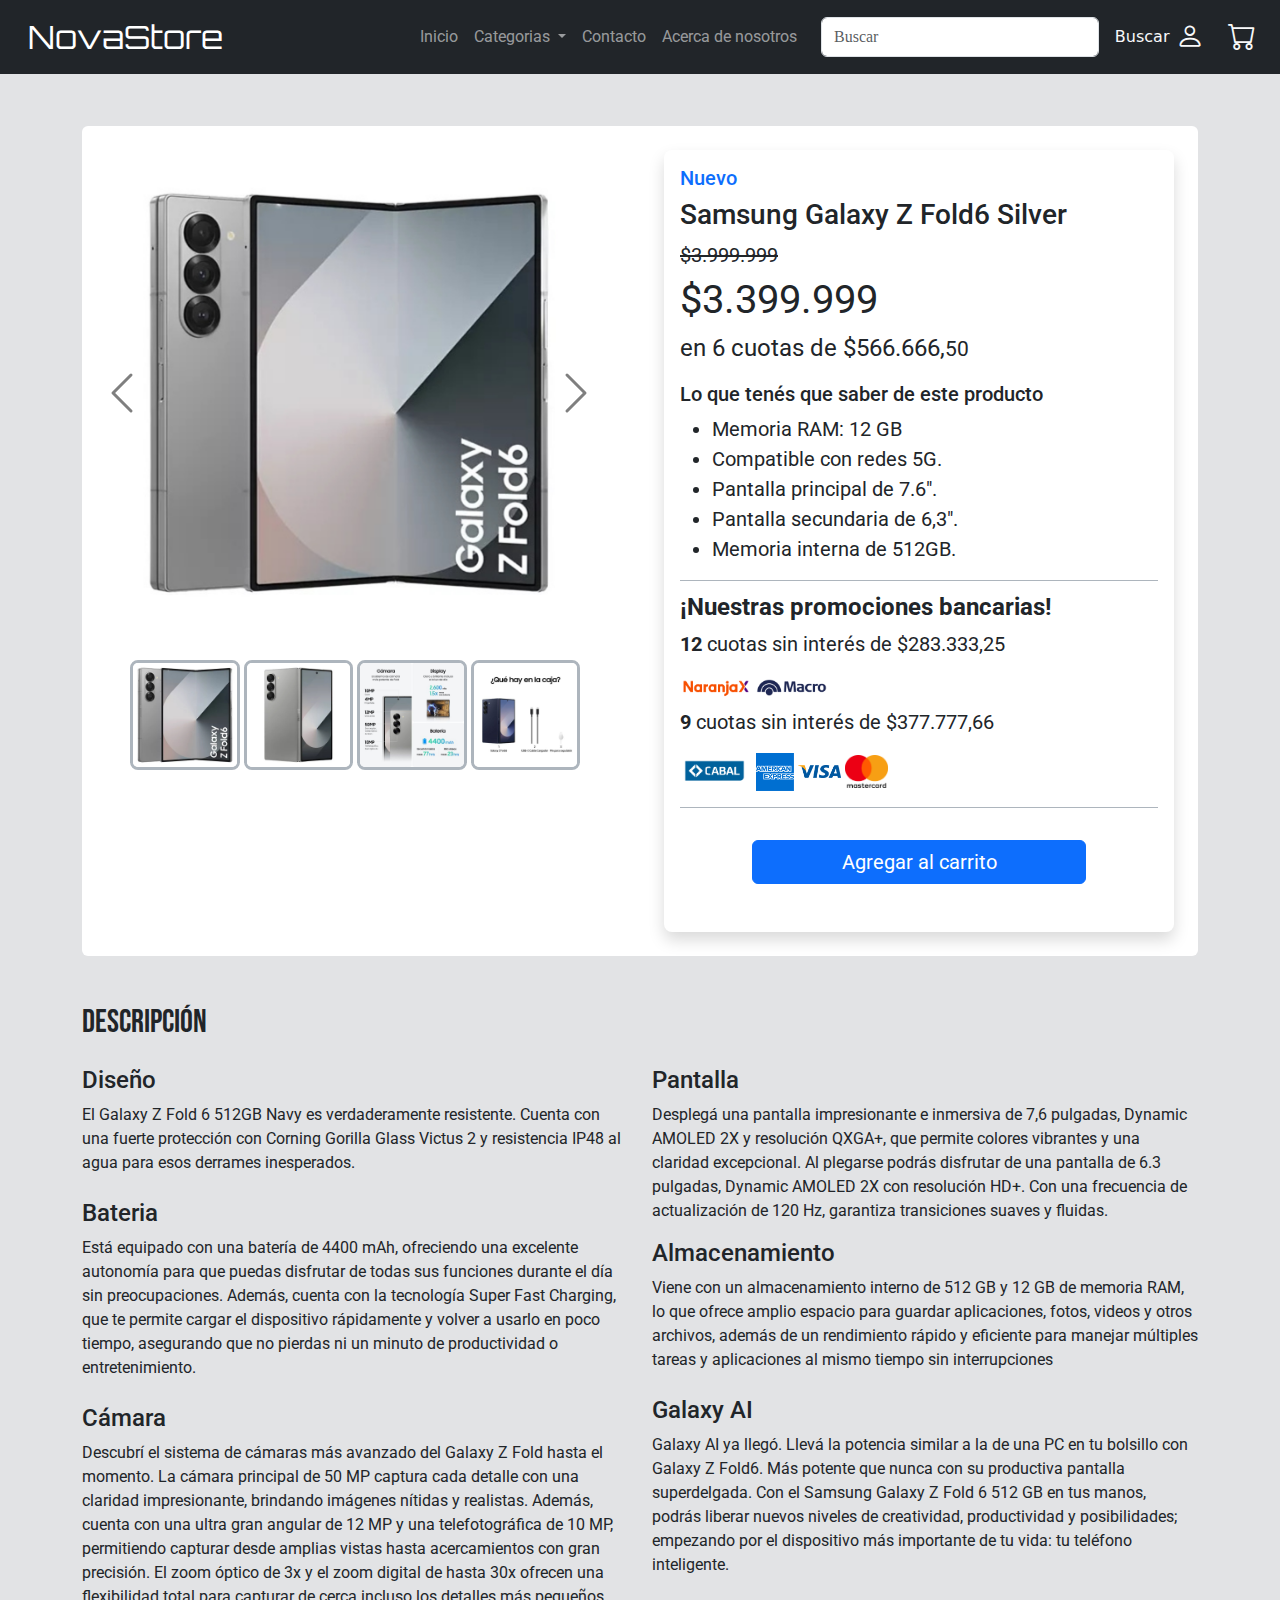
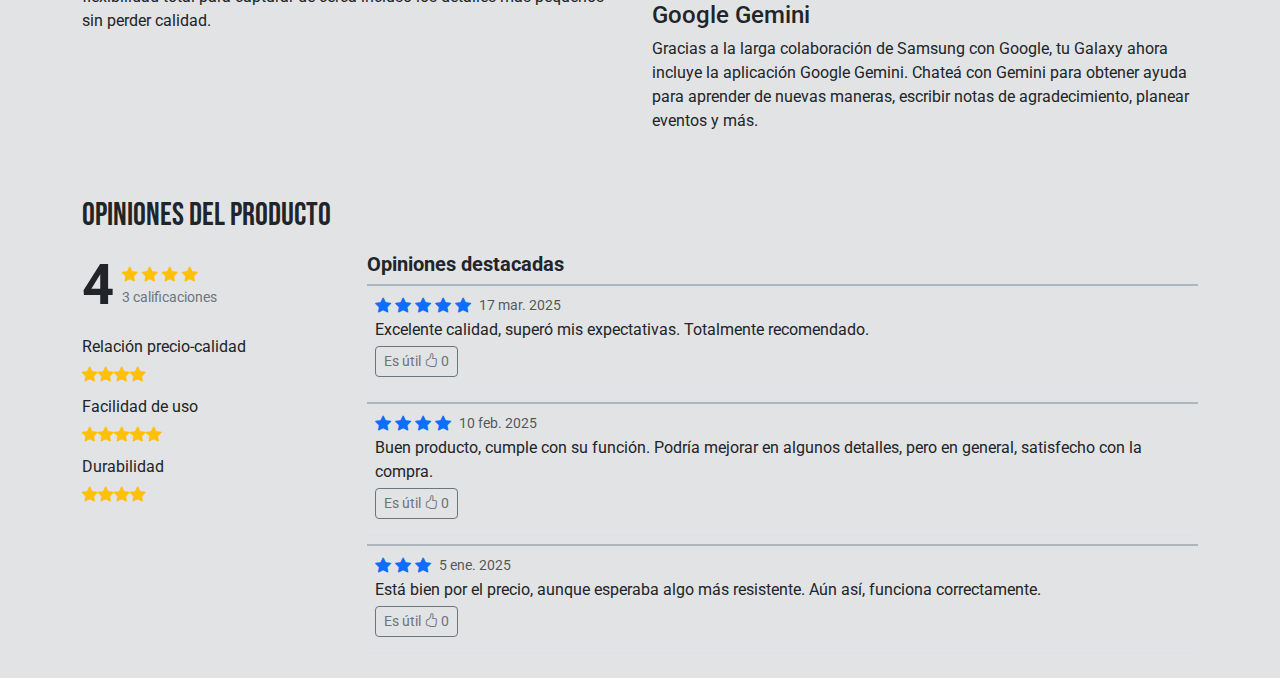
<file: pages/productoCelularSmZfold6.html>
<!DOCTYPE html>
<html lang="es">

<head>
  <meta charset="UTF-8" />
  <meta name="viewport" content="width=device-width, initial-scale=1.0" />
  <meta name="description" content="Proyecto fin de modulo 1" />
  <meta name="author" content="Caucota Diego" />
  <meta name="keywords" content="Smartphone, Samsung Z Fold 6, tienda online, venta de tecnología" />
  <link href="https://cdn.jsdelivr.net/npm/bootstrap@5.3.3/dist/css/bootstrap.min.css" rel="stylesheet"
    integrity="sha384-QWTKZyjpPEjISv5WaRU9OFeRpok6YctnYmDr5pNlyT2bRjXh0JMhjY6hW+ALEwIH" crossorigin="anonymous" />
  <link rel="stylesheet" href="https://cdn.jsdelivr.net/npm/bootstrap-icons@1.11.3/font/bootstrap-icons.min.css" />
  <link rel="stylesheet" href="../css/styles.css" />
  <title>Samsung Galaxy Z Fold6 Silver</title>
</head>

<body>
  <header>
      <nav class="navbar navbar-expand-lg navbar-dark bg-dark">
        <div class="container-fluid">
          <a class="navbar-brand fs-2 ms-3 orbitron" href="../index.html"
            >NovaStore</a
          >
          <button
            class="navbar-toggler"
            type="button"
            data-bs-toggle="collapse"
            data-bs-target="#navbarSupportedContent"
            aria-controls="navbarSupportedContent"
            aria-expanded="false"
            aria-label="Toggle navigation"
          >
            <span class="navbar-toggler-icon"></span>
          </button>
          <div class="collapse navbar-collapse" id="navbarSupportedContent">
            <ul class="navbar-nav ms-auto mb-2 mb-lg-0 roboto">
              <li class="nav-item">
                <a class="nav-link" aria-current="page" href="../index.html"
                  >Inicio</a
                >
              </li>

              <li class="nav-item dropdown">
                <a
                  class="nav-link dropdown-toggle navbarPersonalizado"
                  href="#"
                  id="navbarDropdown"
                  role="button"
                  data-bs-toggle="dropdown"
                  aria-expanded="false"
                >
                  Categorias
                </a>
                <ul
                  class="dropdown-menu bg-dark"
                  aria-labelledby="navbarDropdown"
                >
                  <li>
                    <a
                      class="dropdown-item text-light navbarPersonalizado"
                      href="./error404.html"
                      >Tablets</a
                    >
                  </li>
                  <li>
                    <a
                      class="dropdown-item text-light navbarPersonalizado"
                      href="./pagCategoriaNotebooks.html"
                      >Notebooks</a
                    >
                  </li>
                  <li>
                    <a
                      class="dropdown-item text-light navbarPersonalizado"
                      href="./categoriaCelulares.html"
                      >Smartphones</a
                    >
                  </li>
                  <li>
                    <a
                      class="dropdown-item text-light navbarPersonalizado"
                      href="./error404.html"
                      >Smart TVs</a
                    >
                  </li>
                  <li>
                    <a
                      class="dropdown-item text-light navbarPersonalizado"
                      href="./error404.html"
                      >Smartwatches
                    </a>
                  </li>
                </ul>
              </li>

              <li class="nav-item">
                <a class="nav-link" href="./contacto.html">Contacto</a>
              </li>

              <li class="nav-item">
                <a class="nav-link pe-4" href="./acercaDeNosotros.html"
                  >Acerca de nosotros</a
                >
              </li>
            </ul>
            <form class="d-flex col-12 col-md-4">
              <input
                class="form-control me-2"
                maxlength="15"
                type="search"
                placeholder="Buscar"
                aria-label="Search"
              />
              <button
                class="btn btn-outline-light col-6 col-md-2 border-0 p-2"
                type="submit"
              >
                Buscar
              </button>
            </form>
            <!-- Button trigger modal -->
            <button
              type="button"
              class="btn btn-outline-light border-0 fs-3"
              data-bs-toggle="modal"
              data-bs-target="#BotonIngresar"
            >
              <i class="bi bi-person"></i>
            </button>
            <a href="./carritoCompras.html"
              ><i class="btn btn-outline-light bi bi-cart border-0 fs-3"></i>
            </a>
          </div>
        </div>
      </nav>
    </header>
     <main class="bg-secondary-subtle pt-1">
      <section class="container my-5">
        <div class="card mb-3 border-0">
          <div class="row g-5">
            <div class="col-md-5 col-lg-6">
              <div id="carouselCelular" class="carousel slide">
                <div class="carousel-inner">
                  <div class="carousel-item active p-5">
                    <img
                      src="../img/productoCelular2/zFold6.jpg"
                      class="d-block w-100 img-fluid"
                      alt="Samsung Z Fold 6"
                    />
                  </div>
                  <div class="carousel-item p-5">
                    <img
                      src="../img/productoCelular2/zFold6Reverso.jpg"
                      class="d-block w-100 img-fluid"
                      alt="Samsung Z Fold 6 reverso"
                    />
                  </div>
                  <div class="carousel-item p-5">
                    <img
                      src="../img/productoCelular2/zFoldCaract.jpg"
                      class="d-block w-100 img-fluid"
                      alt="Samsung Z Fold 6 caracteristicas"
                    />
                  </div>
                  <div class="carousel-item p-5">
                    <img
                      src="../img/productoCelular2/zFold6Caja.jpg"
                      class="d-block w-100 img-fluid"
                      alt="Samsung Z Fold 6 accesorios en la caja"
                    />
                  </div>
                </div>
                <button
                  class="carousel-control-prev"
                  type="button"
                  data-bs-target="#carouselCelular"
                  data-bs-slide="prev"
                >
                  <span
                    class="carousel-control-prev-icon"
                    aria-hidden="true"
                  ></span>
                  <span class="visually-hidden">Previous</span>
                </button>
                <button
                  class="carousel-control-next"
                  type="button"
                  data-bs-target="#carouselCelular"
                  data-bs-slide="next"
                >
                  <span
                    class="carousel-control-next-icon"
                    aria-hidden="true"
                  ></span>
                  <span class="visually-hidden">Next</span>
                </button>
              </div>

              <div class="d-flex justify-content-between pe-5 ps-5">
                <img
                  src="../img/productoCelular2/zFold6.jpg"
                  class="d-block w-25 img-fluid border border-3 border-dark-subtle rounded-3 me-1"
                  alt="Samsung Z Fold 6"
                />
                <img
                  src="../img/productoCelular2/zFold6Reverso.jpg"
                  class="d-block w-25 img-fluid border border-3 border-dark-subtle rounded-3 me-1"
                  alt="Samsung Z Fold 6 reversos"
                />
                <img
                  src="../img/productoCelular2/zFoldCaract.jpg"
                  class="d-block w-25 img-fluid border border-3 border-dark-subtle rounded-3 me-1"
                  alt="Samsung Z Fold 6 características"
                />
                <img
                  src="../img/productoCelular2/zFold6Caja.jpg"
                  class="d-block w-25 img-fluid border border-3 border-dark-subtle rounded-3 me-1"
                  alt="Samsung Z Fold 6 accesorios en la caja"
                />
              </div>
            </div>
            <div class="col-md-7 col-lg-6 pb-4">
              <div class="card-body shadow rounded-3 me-md-4 mt-4 roboto">
                <h5 class="text-primary">Nuevo</h5>
                <h3 class="card-title">Samsung Galaxy Z Fold6 Silver</h3>
                <p class="card-text text-decoration-line-through m-0 fs-5">
                  $3.999.999
                </p>
                <p class="fs-1 m-0">$3.399.999</p>
                <p class="fs-4">
                  en 6 cuotas de $566.666,<small class="align-text-top"
                    >50</small
                  >
                </p>

                <div class="card-text">
                  <h5>Lo que tenés que saber de este producto</h5>
                  <ul class="fs-5">
                    <li>Memoria RAM: 12 GB</li>
                    <li>Compatible con redes 5G.</li>
                    <li>Pantalla principal de 7.6".</li>
                    <li>Pantalla secundaria de 6,3".</li>
                    <li>Memoria interna de 512GB.</li>
                  </ul>
                </div>
                <div
                  class="border-top border-bottom border-dark-subtle mb-4 pt-2 pb-3"
                >
                  <p class="fs-4 fw-bold mb-1">
                    ¡Nuestras promociones bancarias!
                  </p>
                  <p class="fs-5">
                    <b>12</b> cuotas sin interés de $283.333,25
                  </p>
                  <img
                    src="../img/productoCelular2/NaranjaX-logo.svg.png"
                    class="img-fluid logoTarjetas"
                    alt="Logo naranja x"
                  />
                  <img
                    src="../img/productoCelular2/Logo_Banco_Macro.svg.png"
                    class="img-fluid logoTarjetas"
                    alt="Logo banco macro"
                  />

                  <p class="fs-5 mt-2">
                    <b>9</b> cuotas sin interés de $377.777,66
                  </p>
                  <img
                    src="../img/productoCelular2/Cabal_logo.png"
                    class="img-fluid logoTarjetas"
                    alt="Logo de cabal"
                  />
                  <img
                    src="../img/productoCelular2/American_Express_logo_(2018).svg.png"
                    class="img-fluid logoAmericanExpress"
                    alt="Logo de American Express"
                  />
                  <img
                    src="../img/productoCelular2/Visa_Logo.png"
                    class="img-fluid logoVisa"
                    alt="Logo de visa"
                  />
                  <img
                    src="../img/productoCelular2/Mastercard-logo.svg.png"
                    class="img-fluid logoMastercard"
                    alt="Logo de Mastercard"
                  />
                </div>

                <div
                  class="card-footer d-flex flex-column align-items-center pb-3"
                >
                  <a
                    href="../pages/carritoCompras.html"
                    class="btn btn-primary w-75 mb-3 fs-5"
                    >Agregar al carrito</a
                  >
                </div>
              </div>
            </div>
          </div>
        </div>
      </section>

      <div class="container pb-5">
        <div class="row">
          <h3 class="h2 mb-4 bebasneue">Descripción</h3>
          <div class="col-md-6 roboto">
            <h4>Diseño</h4>
            <p>
              El Galaxy Z Fold 6 512GB Navy es verdaderamente resistente. Cuenta
              con una fuerte protección con Corning Gorilla Glass Victus 2 y
              resistencia IP48 al agua para esos derrames inesperados.
            </p>
            <h4 class="mt-4">Bateria</h4>
            <p>
              Está equipado con una batería de 4400 mAh, ofreciendo una
              excelente autonomía para que puedas disfrutar de todas sus
              funciones durante el día sin preocupaciones. Además, cuenta con la
              tecnología Super Fast Charging, que te permite cargar el
              dispositivo rápidamente y volver a usarlo en poco tiempo,
              asegurando que no pierdas ni un minuto de productividad o
              entretenimiento.
            </p>
            <h4 class="mt-4">Cámara</h4>
            <p>
              Descubrí el sistema de cámaras más avanzado del Galaxy Z Fold
              hasta el momento. La cámara principal de 50 MP captura cada
              detalle con una claridad impresionante, brindando imágenes nítidas
              y realistas. Además, cuenta con una ultra gran angular de 12 MP y
              una telefotográfica de 10 MP, permitiendo capturar desde amplias
              vistas hasta acercamientos con gran precisión. El zoom óptico de
              3x y el zoom digital de hasta 30x ofrecen una flexibilidad total
              para capturar de cerca incluso los detalles más pequeños sin
              perder calidad.
            </p>
          </div>

          <div class="col-md-6">
            <h4>Pantalla</h4>
            <p>
              Desplegá una pantalla impresionante e inmersiva de 7,6 pulgadas,
              Dynamic AMOLED 2X y resolución QXGA+, que permite colores
              vibrantes y una claridad excepcional. Al plegarse podrás disfrutar
              de una pantalla de 6.3 pulgadas, Dynamic AMOLED 2X con resolución
              HD+. Con una frecuencia de actualización de 120 Hz, garantiza
              transiciones suaves y fluidas.
            </p>
            <h4>Almacenamiento</h4>
            <p>
              Viene con un almacenamiento interno de 512 GB y 12 GB de memoria
              RAM, lo que ofrece amplio espacio para guardar aplicaciones,
              fotos, videos y otros archivos, además de un rendimiento rápido y
              eficiente para manejar múltiples tareas y aplicaciones al mismo
              tiempo sin interrupciones
            </p>
            <h4 class="mt-4">Galaxy AI</h4>
            <p>
              Galaxy AI ya llegó. Llevá la potencia similar a la de una PC en tu
              bolsillo con Galaxy Z Fold6. Más potente que nunca con su
              productiva pantalla superdelgada. Con el Samsung Galaxy Z Fold 6
              512 GB en tus manos, podrás liberar nuevos niveles de creatividad,
              productividad y posibilidades; empezando por el dispositivo más
              importante de tu vida: tu teléfono inteligente.
            </p>
            <h4 class="mt-4">Google Gemini</h4>
            <p>
              Gracias a la larga colaboración de Samsung con Google, tu Galaxy
              ahora incluye la aplicación Google Gemini. Chateá con Gemini para
              obtener ayuda para aprender de nuevas maneras, escribir notas de
              agradecimiento, planear eventos y más.
            </p>
          </div>
        </div>
      </div>
      <section class="container pb-3">
        <div class="row">
          <h3 class="h2 mb-3 bebasneue">Opiniones del producto</h3>
          <div class="col-md-3 roboto">
            <div class="d-flex align-items-center">
              <!-- Calificación numérica -->
              <p class="display-4 fw-bold me-2 mb-0">4</p>
              <div class="d-flex flex-column">
                <div class="text-warning">
                  <i class="bi bi-star-fill"></i>
                  <i class="bi bi-star-fill"></i>
                  <i class="bi bi-star-fill"></i>
                  <i class="bi bi-star-fill"></i>
                </div>
                <p class="small text-secondary mb-0">3 calificaciones</p>
              </div>
            </div>

            <div class="mt-3 mb-3">
              <p class="mb-1">Relación precio-calidad</p>
              <div class="d-flex">
                <i class="bi bi-star-fill text-warning"></i>
                <i class="bi bi-star-fill text-warning"></i>
                <i class="bi bi-star-fill text-warning"></i>
                <i class="bi bi-star-fill text-warning"></i>
              </div>

              <p class="mb-1 mt-2">Facilidad de uso</p>
              <div class="d-flex">
                <i class="bi bi-star-fill text-warning"></i>
                <i class="bi bi-star-fill text-warning"></i>
                <i class="bi bi-star-fill text-warning"></i>
                <i class="bi bi-star-fill text-warning"></i>
                <i class="bi bi-star-fill text-warning"></i>
              </div>

              <p class="mb-1 mt-2">Durabilidad</p>
              <div class="d-flex">
                <i class="bi bi-star-fill text-warning"></i>
                <i class="bi bi-star-fill text-warning"></i>
                <i class="bi bi-star-fill text-warning"></i>
                <i class="bi bi-star-fill text-warning"></i>
              </div>
            </div>
          </div>

          <!-- comentarios -->
          <div class="col-md-9 roboto">
            <h5 class="fw-bold">Opiniones destacadas</h5>
            <div class="border-bottom pb-2 mb-2">
              <div class="border-top border-2 border-dark-subtle p-2">
                <div class="d-flex align-items-center">
                  <div class="text-primary">
                    <i class="bi bi-star-fill"></i>
                    <i class="bi bi-star-fill"></i>
                    <i class="bi bi-star-fill"></i>
                    <i class="bi bi-star-fill"></i>
                    <i class="bi bi-star-fill"></i>
                  </div>
                  <span class="small text-muted ms-2">17 mar. 2025</span>
                </div>
                <p class="mb-1">
                  Excelente calidad, superó mis expectativas. Totalmente
                  recomendado.
                </p>
                <button class="btn btn-outline-secondary btn-sm">
                  Es útil <i class="bi bi-hand-thumbs-up"></i> 0
                </button>
              </div>
            </div>
            <div class="border-bottom pb-2 mb-2">
              <div class="border-top border-2 border-dark-subtle p-2">
                <div class="d-flex align-items-center">
                  <div class="text-primary">
                    <i class="bi bi-star-fill"></i>
                    <i class="bi bi-star-fill"></i>
                    <i class="bi bi-star-fill"></i>
                    <i class="bi bi-star-fill"></i>
                  </div>
                  <span class="small text-muted ms-2">10 feb. 2025</span>
                </div>
                <p class="mb-1">
                  Buen producto, cumple con su función. Podría mejorar en
                  algunos detalles, pero en general, satisfecho con la compra.
                </p>
                <button class="btn btn-outline-secondary btn-sm">
                  Es útil <i class="bi bi-hand-thumbs-up"></i> 0
                </button>
              </div>
            </div>
            <div class="border-bottom pb-2 mb-2">
              <div class="border-top border-2 border-dark-subtle p-2">
                <div class="d-flex align-items-center">
                  <div class="text-primary">
                    <i class="bi bi-star-fill"></i>
                    <i class="bi bi-star-fill"></i>
                    <i class="bi bi-star-fill"></i>
                  </div>
                  <span class="small text-muted ms-2">5 ene. 2025</span>
                </div>
                <p class="mb-1">
                  Está bien por el precio, aunque esperaba algo más resistente.
                  Aún así, funciona correctamente.
                </p>
                <button class="btn btn-outline-secondary btn-sm">
                  Es útil <i class="bi bi-hand-thumbs-up"></i> 0
                </button>
              </div>
            </div>
          </div>
        </div>
      </section>
    </main>
    <!-- Modal -->
    <div
      class="modal fade"
      id="BotonIngresar"
      tabindex="-1"
      aria-labelledby="BotonIngresar"
      aria-hidden="true"
    >
      <div class="modal-dialog">
        <div class="modal-content">
          <div class="modal-header">
            <h3 class="modal-title" id="#BotonIngresar">Ingresa tu cuenta</h3>
            <button
              type="button"
              class="btn-close"
              data-bs-dismiss="modal"
              aria-label="Close"
            ></button>
          </div>
          <div class="modal-body row">
            <!-- modal body -->
            <div class="col-6">
              <img
                src="../img/loginImgModal.jpg"
                alt="NovaStore"
                class="img-fluid rounded"
              />
            </div>
            <form class="col-6">
              <div class="mb-3">
                <label for="email" class="form-label">Email</label>
                <input
                  type="email"
                  class="form-control"
                  id="email"
                  required
                  maxlength="30"
                />
              </div>
              <div class="mb-3">
                <label for="password" class="form-label">Contraseña</label>
                <input
                  type="password"
                  class="form-control"
                  id="password"
                  required
                  maxlength="30"
                />
              </div>
              <div class="row justify-content-center">
                <a
                  class="link-dark link-underline-opacity-0 text-center col-12"
                  href="./error404.html"
                  target="_blank"
                  >¿Has olvidado tu contraseña?</a
                >
                <a
                  href="./error404.html"
                  class="btn btn-primary text-light mt-3"
                >
                  <i class="bi bi-facebook me-1"></i>Iniciar sesión con Facebook
                </a>
              </div>
              <div class="modal-footer mt-4 row">
                <button type="submit" class="btn btn-primary col-12">
                  Ingresar
                </button>
                <a
                  class="link-light link-underline-opacity-0 btn btn-success"
                  href="./crearCuenta.html"
                  target="_blank"
                  >Crear cuenta</a
                >
              </div>
            </form>
          </div>
        </div>
      </div>
    </div>

</body>

</html>
</file>
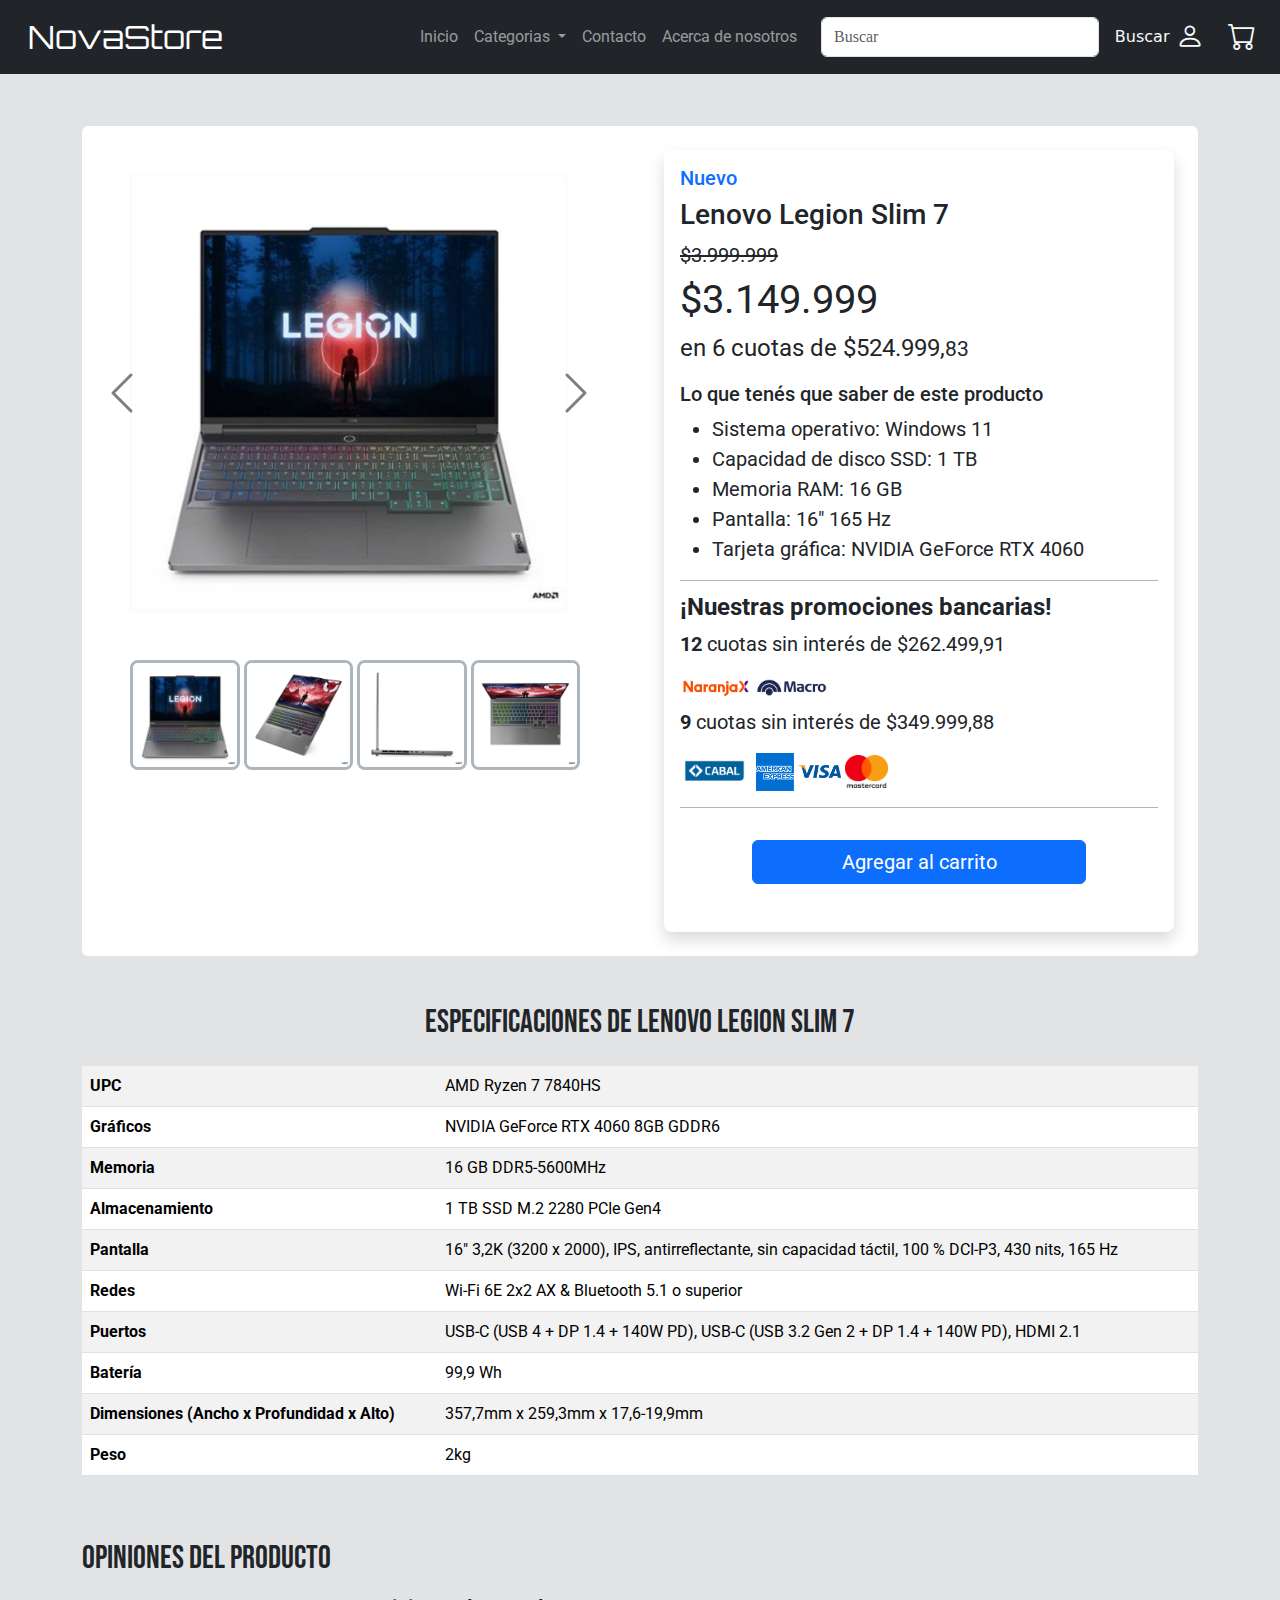
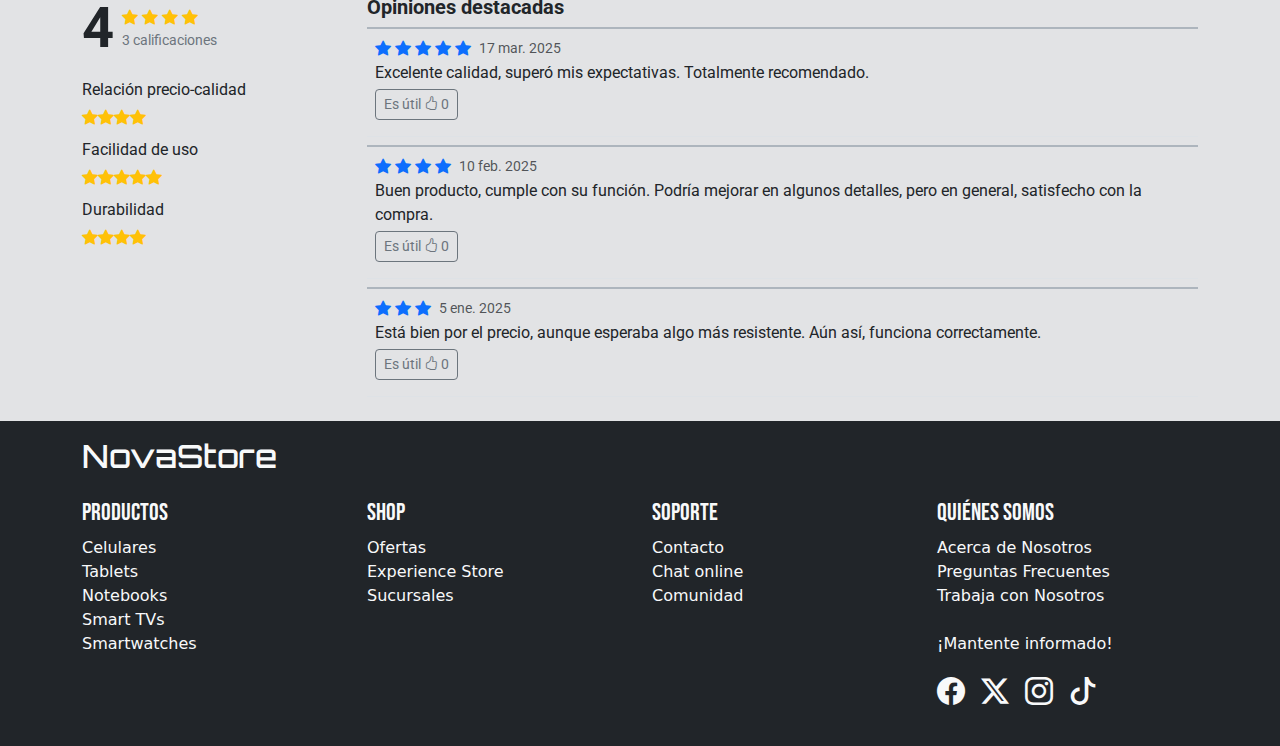
<file: pages/productoNotebookLegionSlim.html>
<!DOCTYPE html>
<html lang="es">

<head>
  <meta charset="UTF-8" />
  <meta name="viewport" content="width=device-width, initial-scale=1.0" />
  <meta name="description" content="Proyecto fin de modulo 1" />
  <meta name="author" content="Caucota Diego" />
  <meta name="keywords" content="Lenovo Legion Slim 7, tienda online, venta de tecnología" />
  <link href="https://cdn.jsdelivr.net/npm/bootstrap@5.3.3/dist/css/bootstrap.min.css" rel="stylesheet"
    integrity="sha384-QWTKZyjpPEjISv5WaRU9OFeRpok6YctnYmDr5pNlyT2bRjXh0JMhjY6hW+ALEwIH" crossorigin="anonymous" />
  <link rel="stylesheet" href="https://cdn.jsdelivr.net/npm/bootstrap-icons@1.11.3/font/bootstrap-icons.min.css" />
  <link rel="stylesheet" href="../css/styles.css" />
  <title>Lenovo Legion Slim 7</title>
</head>

<body>
  <header>
    <nav class="navbar navbar-expand-lg navbar-dark bg-dark">
      <div class="container-fluid">
        <a class="navbar-brand fs-2 ms-3 orbitron" href="../index.html">NovaStore</a>
        <button class="navbar-toggler" type="button" data-bs-toggle="collapse" data-bs-target="#navbarSupportedContent"
          aria-controls="navbarSupportedContent" aria-expanded="false" aria-label="Toggle navigation">
          <span class="navbar-toggler-icon"></span>
        </button>
        <div class="collapse navbar-collapse" id="navbarSupportedContent">
          <ul class="navbar-nav ms-auto mb-2 mb-lg-0 roboto">
            <li class="nav-item">
              <a class="nav-link" aria-current="page" href="../index.html">Inicio</a>
            </li>

            <li class="nav-item dropdown">
              <a class="nav-link dropdown-toggle navbarPersonalizado" href="#" id="navbarDropdown" role="button"
                data-bs-toggle="dropdown" aria-expanded="false">
                Categorias
              </a>
              <ul class="dropdown-menu bg-dark" aria-labelledby="navbarDropdown">
                <li>
                  <a class="dropdown-item text-light navbarPersonalizado" href="./error404.html">Tablets</a>
                </li>
                <li>
                  <a class="dropdown-item text-light navbarPersonalizado"
                    href="./pagCategoriaNotebooks.html">Notebooks</a>
                </li>
                <li>
                  <a class="dropdown-item text-light navbarPersonalizado"
                    href="./categoriaCelulares.html">Smartphones</a>
                </li>
                <li>
                  <a class="dropdown-item text-light navbarPersonalizado" href="./error404.html">Smart TVs</a>
                </li>
                <li>
                  <a class="dropdown-item text-light navbarPersonalizado" href="./error404.html">Smartwatches
                  </a>
                </li>
              </ul>
            </li>

            <li class="nav-item">
              <a class="nav-link" href="./contacto.html">Contacto</a>
            </li>

            <li class="nav-item">
              <a class="nav-link pe-4" href="./acercaDeNosotros.html">Acerca de nosotros</a>
            </li>
          </ul>
          <form class="d-flex col-12 col-md-4">
            <input class="form-control me-2" maxlength="15" type="search" placeholder="Buscar" aria-label="Search" />
            <button class="btn btn-outline-light col-6 col-md-2 border-0 p-2" type="submit">
              Buscar
            </button>
          </form>
          <!-- Button trigger modal -->
          <button type="button" class="btn btn-outline-light border-0 fs-3" data-bs-toggle="modal"
            data-bs-target="#BotonIngresar">
            <i class="bi bi-person"></i>
          </button>
          <a href="./carritoCompras.html"><i class="btn btn-outline-light bi bi-cart border-0 fs-3"></i>
          </a>
        </div>
      </div>
    </nav>
  </header>

  <main class="bg-secondary-subtle pt-1">
    <section class="container my-5">
      <div class="card mb-3 border-0">
        <div class="row g-5">
          <div class="col-md-5 col-lg-6">
            <div id="carouselCelular" class="carousel slide">
              <div class="carousel-inner">
                <div class="carousel-item active p-5">
                  <img src="../img/productoNotebookLenovoSlim7/legion.jpg" class="d-block w-100 img-fluid"
                    alt="Notebook Lenovo Legion Slim 7" />
                </div>
                <div class="carousel-item p-5">
                  <img src="../img/productoNotebookLenovoSlim7/lenovoFrente.jpg" class="d-block w-100 img-fluid"
                    alt="Notebook Lenovo Legion Slim 7 vista de frente" />
                </div>
                <div class="carousel-item p-5">
                  <img src="../img/productoNotebookLenovoSlim7/lenovoCostado.jpg" class="d-block w-100 img-fluid"
                    alt="Notebook Lenovo Legion Slim 7 vista de costado" />
                </div>
                <div class="carousel-item p-5">
                  <img src="../img/productoNotebookLenovoSlim7/lenovoVista.jpg" class="d-block w-100 img-fluid"
                    alt="Notebook Lenovo Legion Slim 7 vista de arriba" />
                </div>
              </div>
              <button class="carousel-control-prev" type="button" data-bs-target="#carouselCelular"
                data-bs-slide="prev">
                <span class="carousel-control-prev-icon" aria-hidden="true"></span>
                <span class="visually-hidden">Previous</span>
              </button>
              <button class="carousel-control-next" type="button" data-bs-target="#carouselCelular"
                data-bs-slide="next">
                <span class="carousel-control-next-icon" aria-hidden="true"></span>
                <span class="visually-hidden">Next</span>
              </button>
            </div>

            <div class="d-flex justify-content-between pe-5 ps-5">
              <img src="../img/productoNotebookLenovoSlim7/legion.jpg"
                class="d-block w-25 img-fluid border border-3 border-dark-subtle rounded-3 me-1"
                alt="Notebook Lenovo Legion Slim 7" />
              <img src="../img/productoNotebookLenovoSlim7/lenovoFrente.jpg"
                class="d-block w-25 img-fluid border border-3 border-dark-subtle rounded-3 me-1"
                alt="Notebook Lenovo Legion Slim 7 vista de frente" />
              <img src="../img/productoNotebookLenovoSlim7/lenovoCostado.jpg"
                class="d-block w-25 img-fluid border border-3 border-dark-subtle rounded-3 me-1"
                alt="Notebook Lenovo Legion Slim 7 vista de costado" />
              <img src="../img/productoNotebookLenovoSlim7/lenovoVista.jpg"
                class="d-block w-25 img-fluid border border-3 border-dark-subtle rounded-3 me-1"
                alt="Notebook Lenovo Legion Slim 7 vista de arriba" />
            </div>
          </div>
          <div class="col-md-7 col-lg-6 pb-4">
            <div class="card-body shadow rounded-3 me-md-4 mt-4 roboto">
              <h5 class="text-primary">Nuevo</h5>
              <h3 class="card-title">Lenovo Legion Slim 7</h3>
              <p class="card-text text-decoration-line-through m-0 fs-5">
                $3.999.999
              </p>
              <p class="fs-1 m-0">$3.149.999</p>
              <p class="fs-4">
                en 6 cuotas de $524.999,<small class="align-text-top">83</small>
              </p>

              <div class="card-text">
                <h5>Lo que tenés que saber de este producto</h5>
                <ul class="fs-5">
                  <li>Sistema operativo: Windows 11</li>
                  <li>Capacidad de disco SSD: 1 TB</li>
                  <li>Memoria RAM: 16 GB</li>
                  <li>Pantalla: 16" 165 Hz</li>
                  <li>Tarjeta gráfica: NVIDIA GeForce RTX 4060</li>
                </ul>
              </div>
              <div class="border-top border-bottom border-dark-subtle mb-4 pt-2 pb-3">
                <p class="fs-4 fw-bold mb-1">
                  ¡Nuestras promociones bancarias!
                </p>
                <p class="fs-5">
                  <b>12</b> cuotas sin interés de $262.499,91
                </p>
                <img src="../img/productoCelular2/NaranjaX-logo.svg.png" class="img-fluid logoTarjetas"
                  alt="Logo naranja x" />
                <img src="../img/productoCelular2/Logo_Banco_Macro.svg.png" class="img-fluid logoTarjetas"
                  alt="Logo banco macro" />

                <p class="fs-5 mt-2">
                  <b>9</b> cuotas sin interés de $349.999,88
                </p>
                <img src="../img/productoCelular2/Cabal_logo.png" class="img-fluid logoTarjetas" alt="Logo de cabal" />
                <img src="../img/productoCelular2/American_Express_logo_(2018).svg.png"
                  class="img-fluid logoAmericanExpress" alt="Logo de American Express" />
                <img src="../img/productoCelular2/Visa_Logo.png" class="img-fluid logoVisa" alt="Logo de visa" />
                <img src="../img/productoCelular2/Mastercard-logo.svg.png" class="img-fluid logoMastercard"
                  alt="Logo de Mastercard" />
              </div>

              <div class="card-footer d-flex flex-column align-items-center pb-3">
                <a href="../pages/error404.html" class="btn btn-primary w-75 mb-3 fs-5">Agregar al carrito</a>
              </div>
            </div>
          </div>
        </div>
      </div>
    </section>

    <div class="container pb-5">
      <div class="row">
        <h3 class="h2 mb-4 bebasneue text-center">
          Especificaciones de Lenovo Legion Slim 7
        </h3>
        <div class="roboto table-responsive">
          <table class="table table-striped">
            <tbody>
              <tr>
                <th>UPC</th>
                <td>AMD Ryzen 7 7840HS</td>
              </tr>
              <tr>
                <th>Gráficos</th>
                <td>NVIDIA GeForce RTX 4060 8GB GDDR6</td>
              </tr>
              <tr>
                <th>Memoria</th>
                <td>16 GB DDR5-5600MHz</td>
              </tr>
              <tr>
                <th>Almacenamiento</th>
                <td>1 TB SSD M.2 2280 PCIe Gen4</td>
              </tr>
              <tr>
                <th>Pantalla</th>
                <td>
                  16" 3,2K (3200 x 2000), IPS, antirreflectante, sin capacidad
                  táctil, 100 % DCI-P3, 430 nits, 165 Hz
                </td>
              </tr>
              <tr>
                <th>Redes</th>
                <td>Wi-Fi 6E 2x2 AX & Bluetooth 5.1 o superior</td>
              </tr>
              <tr>
                <th>Puertos</th>
                <td>
                  USB-C (USB 4 + DP 1.4 + 140W PD), USB-C (USB 3.2 Gen 2 + DP
                  1.4 + 140W PD), HDMI 2.1
                </td>
              </tr>
              <tr>
                <th>Batería</th>
                <td>99,9 Wh</td>
              </tr>
              <tr>
                <th>Dimensiones (Ancho x Profundidad x Alto)</th>
                <td>357,7mm x 259,3mm x 17,6-19,9mm</td>
              </tr>
              <tr>
                <th>Peso</th>
                <td>2kg</td>
              </tr>
            </tbody>
          </table>
        </div>
      </div>
    </div>
    <section class="container pb-3">
      <div class="row">
        <h3 class="h2 mb-3 bebasneue">Opiniones del producto</h3>
        <div class="col-md-3 roboto">
          <div class="d-flex align-items-center">
            <!-- Calificación numérica -->
            <p class="display-4 fw-bold me-2 mb-0">4</p>
            <div class="d-flex flex-column">
              <div class="text-warning">
                <i class="bi bi-star-fill"></i>
                <i class="bi bi-star-fill"></i>
                <i class="bi bi-star-fill"></i>
                <i class="bi bi-star-fill"></i>
              </div>
              <p class="small text-secondary mb-0">3 calificaciones</p>
            </div>
          </div>

          <div class="mt-3 mb-3">
            <p class="mb-1">Relación precio-calidad</p>
            <div class="d-flex">
              <i class="bi bi-star-fill text-warning"></i>
              <i class="bi bi-star-fill text-warning"></i>
              <i class="bi bi-star-fill text-warning"></i>
              <i class="bi bi-star-fill text-warning"></i>
            </div>

            <p class="mb-1 mt-2">Facilidad de uso</p>
            <div class="d-flex">
              <i class="bi bi-star-fill text-warning"></i>
              <i class="bi bi-star-fill text-warning"></i>
              <i class="bi bi-star-fill text-warning"></i>
              <i class="bi bi-star-fill text-warning"></i>
              <i class="bi bi-star-fill text-warning"></i>
            </div>

            <p class="mb-1 mt-2">Durabilidad</p>
            <div class="d-flex">
              <i class="bi bi-star-fill text-warning"></i>
              <i class="bi bi-star-fill text-warning"></i>
              <i class="bi bi-star-fill text-warning"></i>
              <i class="bi bi-star-fill text-warning"></i>
            </div>
          </div>
        </div>

        <!-- comentarios -->
        <div class="col-md-9 roboto">
          <h5 class="fw-bold">Opiniones destacadas</h5>
          <div class="border-bottom pb-2 mb-2">
            <div class="border-top border-2 border-dark-subtle p-2">
              <div class="d-flex align-items-center">
                <div class="text-primary">
                  <i class="bi bi-star-fill"></i>
                  <i class="bi bi-star-fill"></i>
                  <i class="bi bi-star-fill"></i>
                  <i class="bi bi-star-fill"></i>
                  <i class="bi bi-star-fill"></i>
                </div>
                <span class="small text-muted ms-2">17 mar. 2025</span>
              </div>
              <p class="mb-1">
                Excelente calidad, superó mis expectativas. Totalmente
                recomendado.
              </p>
              <button class="btn btn-outline-secondary btn-sm">
                Es útil <i class="bi bi-hand-thumbs-up"></i> 0
              </button>
            </div>
          </div>
          <div class="border-bottom pb-2 mb-2">
            <div class="border-top border-2 border-dark-subtle p-2">
              <div class="d-flex align-items-center">
                <div class="text-primary">
                  <i class="bi bi-star-fill"></i>
                  <i class="bi bi-star-fill"></i>
                  <i class="bi bi-star-fill"></i>
                  <i class="bi bi-star-fill"></i>
                </div>
                <span class="small text-muted ms-2">10 feb. 2025</span>
              </div>
              <p class="mb-1">
                Buen producto, cumple con su función. Podría mejorar en
                algunos detalles, pero en general, satisfecho con la compra.
              </p>
              <button class="btn btn-outline-secondary btn-sm">
                Es útil <i class="bi bi-hand-thumbs-up"></i> 0
              </button>
            </div>
          </div>
          <div class="border-bottom pb-2 mb-2">
            <div class="border-top border-2 border-dark-subtle p-2">
              <div class="d-flex align-items-center">
                <div class="text-primary">
                  <i class="bi bi-star-fill"></i>
                  <i class="bi bi-star-fill"></i>
                  <i class="bi bi-star-fill"></i>
                </div>
                <span class="small text-muted ms-2">5 ene. 2025</span>
              </div>
              <p class="mb-1">
                Está bien por el precio, aunque esperaba algo más resistente.
                Aún así, funciona correctamente.
              </p>
              <button class="btn btn-outline-secondary btn-sm">
                Es útil <i class="bi bi-hand-thumbs-up"></i> 0
              </button>
            </div>
          </div>
        </div>
      </div>
    </section>
  </main>
  <!-- Modal -->
  <div class="modal fade" id="BotonIngresar" tabindex="-1" aria-labelledby="BotonIngresar" aria-hidden="true">
    <div class="modal-dialog">
      <div class="modal-content">
        <div class="modal-header">
          <h3 class="modal-title" id="#BotonIngresar">Ingresa tu cuenta</h3>
          <button type="button" class="btn-close" data-bs-dismiss="modal" aria-label="Close"></button>
        </div>
        <div class="modal-body row">
          <!-- modal body -->
          <div class="col-6">
            <img src="../img/loginImgModal.jpg" alt="NovaStore" class="img-fluid rounded" />
          </div>
          <form class="col-6">
            <div class="mb-3">
              <label for="email" class="form-label">Email</label>
              <input type="email" class="form-control" id="email" required maxlength="30" />
            </div>
            <div class="mb-3">
              <label for="password" class="form-label">Contraseña</label>
              <input type="password" class="form-control" id="password" required maxlength="30" />
            </div>
            <div class="row justify-content-center">
              <a class="link-dark link-underline-opacity-0 text-center col-12" href="./error404.html"
                target="_blank">¿Has olvidado tu contraseña?</a>
              <a href="./error404.html" class="btn btn-primary text-light mt-3">
                <i class="bi bi-facebook me-1"></i>Iniciar sesión con Facebook
              </a>
            </div>
            <div class="modal-footer mt-4 row">
              <button type="submit" class="btn btn-primary col-12">
                Ingresar
              </button>
              <a class="link-light link-underline-opacity-0 btn btn-success" href="./crearCuenta.html"
                target="_blank">Crear cuenta</a>
            </div>
          </form>
        </div>
      </div>
    </div>
  </div>
  <footer class="bg-dark py-3">
    <div class="container">
      <a href="../index.html" class="text-decoration-none">
        <h2 class="text-center text-lg-start text-light mb-4 orbitron">
          NovaStore
        </h2>
      </a>
      <div class="row text-center text-lg-start">
        <div class="col-12 col-lg-3 col-md-6">
          <h4 class="text-light bebasneue mb-2">Productos</h4>
          <ul class="list-unstyled">
            <li>
              <a href="./categoriaCelulares.html" class="link-light link-underline-opacity-0">Celulares</a>
            </li>
            <li>
              <a href="./error404.html" class="link-light link-underline-opacity-0">Tablets</a>
            </li>
            <li>
              <a href="./pagCategoriaNotebooks.html" class="link-light link-underline-opacity-0">Notebooks</a>
            </li>
            <li>
              <a href="./error404.html" class="link-light link-underline-opacity-0">Smart TVs</a>
            </li>
            <li>
              <a href="./error404.html" class="link-light link-underline-opacity-0">Smartwatches</a>
            </li>
          </ul>
        </div>
        <div class="col-12 col-lg-3 col-md-6">
          <h4 class="text-light bebasneue">Shop</h4>
          <ul class="list-unstyled">
            <li>
              <a href="./error404.html" class="link-light link-underline-opacity-0">Ofertas</a>
            </li>
            <li>
              <a href="./error404.html" class="link-light link-underline-opacity-0">Experience Store</a>
            </li>
            <li>
              <a href="./error404.html" class="link-light link-underline-opacity-0">Sucursales</a>
            </li>
          </ul>
        </div>
        <div class="col-12 col-lg-3 col-md-6">
          <h4 class="text-light bebasneue">Soporte</h4>
          <ul class="list-unstyled">
            <li>
              <a href="./contacto.html" class="link-light link-underline-opacity-0">Contacto</a>
            </li>
            <li>
              <a href="./error404.html" class="link-light link-underline-opacity-0">Chat online</a>
            </li>
            <li>
              <a href="./error404.html" class="link-light link-underline-opacity-0">Comunidad</a>
            </li>
          </ul>
        </div>
        <div class="col-12 col-lg-3 col-md-6">
          <h4 class="text-light bebasneue">Quiénes Somos</h4>
          <ul class="list-unstyled">
            <li>
              <a href="./acercaDeNosotros.html" class="link-light link-underline-opacity-0">Acerca de Nosotros</a>
            </li>
            <li>
              <a href="./error404.html" class="link-light link-underline-opacity-0">Preguntas Frecuentes</a>
            </li>
            <li>
              <a href="./error404.html" class="link-light link-underline-opacity-0">Trabaja con Nosotros</a>
            </li>
            <br />
            <li>
              <p class="text-light">¡Mantente informado!</p>
            </li>
            <div class="d-flex justify-content-center justify-content-lg-start gap-3">
              <li>
                <a href="./error404.html" class="link-light link-underline-opacity-0"><i
                    class="text-light bi bi-facebook fs-3"></i></a>
              </li>
              <li>
                <a href="./error404.html" class="link-light link-underline-opacity-0"><i
                    class="text-light bi bi-twitter-x fs-3"></i></a>
              </li>
              <li>
                <a href="./error404.html" class="link-light link-underline-opacity-0"><i
                    class="text-light bi bi-instagram fs-3"></i></a>
              </li>
              <li>
                <a href="./error404.html" class="link-light link-underline-opacity-0"><i
                    class="text-light bi bi-tiktok fs-3"></i></a>
              </li>
            </div>
          </ul>
        </div>
      </div>
    </div>
  </footer>
  <script src="https://cdn.jsdelivr.net/npm/bootstrap@5.3.3/dist/js/bootstrap.bundle.min.js"
    integrity="sha384-YvpcrYf0tY3lHB60NNkmXc5s9fDVZLESaAA55NDzOxhy9GkcIdslK1eN7N6jIeHz"
    crossorigin="anonymous"></script>

</body>

</html>
</file>
<file: css/styles.css>
@import url("https://fonts.googleapis.com/css2?family=Bebas+Neue&family=Orbitron:wght@400..900&family=Roboto:ital,wght@0,100..900;1,100..900&display=swap");

.carousel-control-prev-icon,
.carousel-control-next-icon {
  background-color: rgba(0, 0, 0, 0);
  filter: invert(1);
  transform: scale(1.5);
}

.logoTarjetas {
  width: 15%;
}
.logoAmericanExpress {
  width: 8%;
}
.logoVisa {
  width: 9%;
}
.logoMastercard {
  width: 9%;
}
.card-footer {
  background-color: transparent;
  border-top: transparent;
}

body {
  display: flex;
  flex-direction: column;
  min-height: 100vh;
}

main {
  flex-grow: 1;
  font-family: "Roboto";
}
::placeholder {
  font-family: "Lead";
}

.navbarPersonalizado:hover {
  background-color: rgb(83, 81, 81);
}

.botonAmazon {
  background-color: #f69b34;
  border-radius: 18px;
  padding: 8px 55px;
  text-decoration: none;
  color: white;
  position: relative;
  bottom: 65px;
}

.categoriasHovIndex {
  scale: 1;
  transition: scale 300ms ease-in-out;
}

.categoriasHovIndex:hover {
  scale: 1.03;
}

.equipoFoto {
  width: 150px;
  height: 150px;
  object-fit: cover;
  filter: grayscale(100%);
}

.equipoCard {
  width: 400px;
}

.btn-linkedin {
  padding: 6px 12px;
  border-radius: 50px;
  font-size: 1.4rem;
}

@media screen and (min-width: 768px) and (max-width: 991px) {
  .botonAmazon {
    padding: 4px 30px;
    bottom: 55px;
    font-size: 10px;
  }
  .equipoCard {
    width: 350px;
  }
}
textarea {
  resize: none;
}
.orbitron {
  font-family: "Orbitron", sans-serif;
}
.bebasneue {
  font-family: "Bebas Neue", sans-serif;
}
.roboto {
  font-family: "Roboto", sans-serif;
}
.logotarjetas {
  width: 45px;
}


@media (max-width: 767.98px) {
  .img-banner-nosotros {
    height: 300px;
    object-fit: cover;
  }
   .btn-linkedin {
    padding: 4px 8px;
    font-size: 1.1rem;
  }
}
</file>
